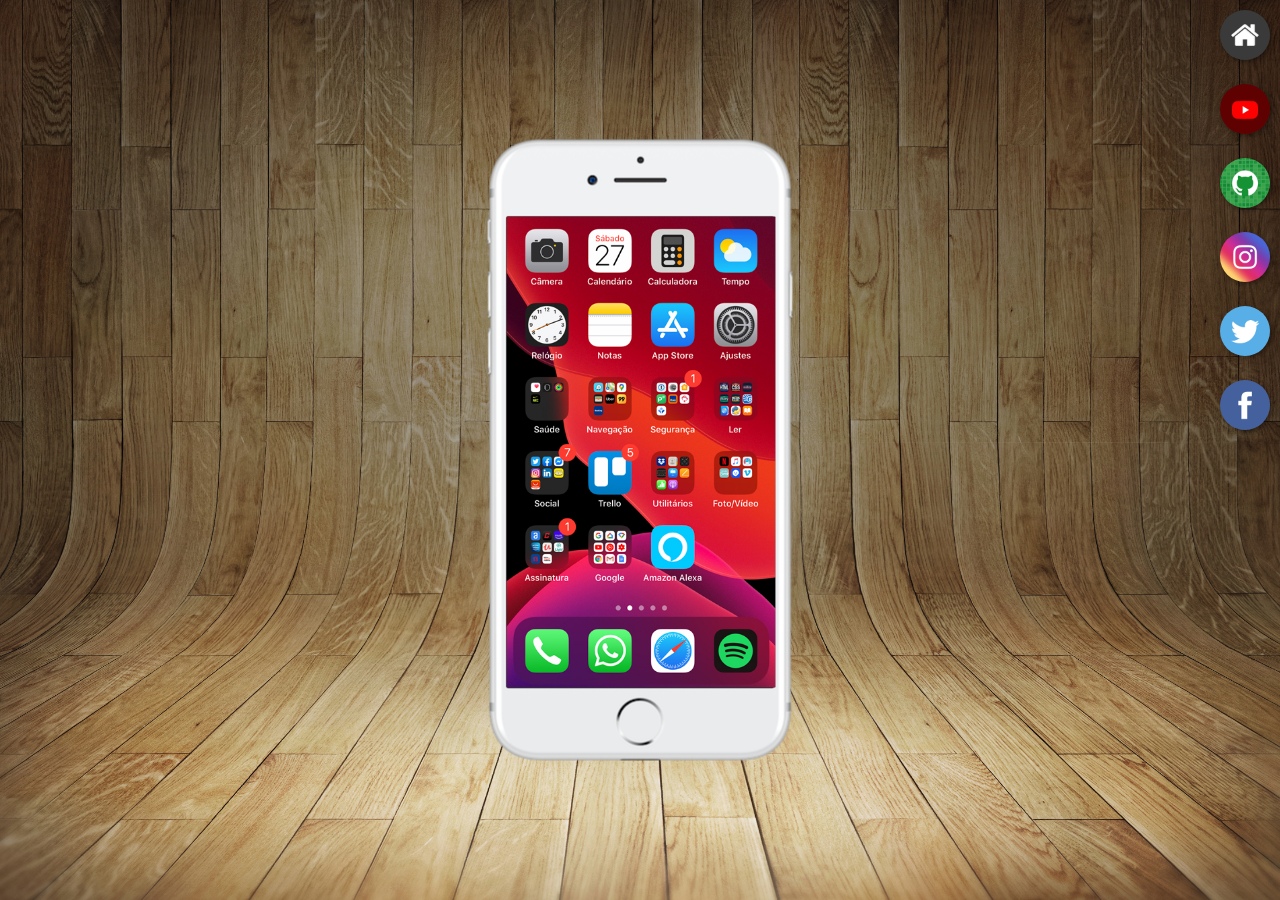
<file: index.html>
<!DOCTYPE html>
<html lang="pt-br">
<head>
    <meta charset="UTF-8">
    <meta name="viewport" content="width=device-width, initial-scale=1.0">
    <title>Projeto redes sociais</title>
    <link rel="stylesheet" href="estilo/style.css">
    <link rel="shortcut icon" href="favicon.ico" type="image/x-icon">
</head>
<body>
    <main>
        <section id="telefone">
         <iframe src="home.html" name="tela" id="tela" frameborder="0">Seu navegador não é compatível</iframe>
        </section>
        <section id="redes-sociais">
         <a href="home.html" target="tela"><img src="imagens/logo-home.jpg" alt="Foto da home"></a><br>
        <a href="youtube.html" target="tela"><img src="imagens/logo-youtube.jpg" alt="YouTube"></a><br>
         <a href="github.html" target="tela"><img src="imagens/logo-github.jpg" alt="github"></a><br>
         <a href="instagram.html" target="tela"><img src="imagens/logo-instagram.jpg" alt="instagram"></a><br>
         <a href="twitter.html" target="tela"><img src="imagens/logo-twitter.jpg" alt="twitter"></a><br>
         <a href="facebook.html" target="tela"><img src="imagens/logo-facebook.jpg" alt="facebook"></a>
        </section>
    </main>
</body>
</html>
</file>
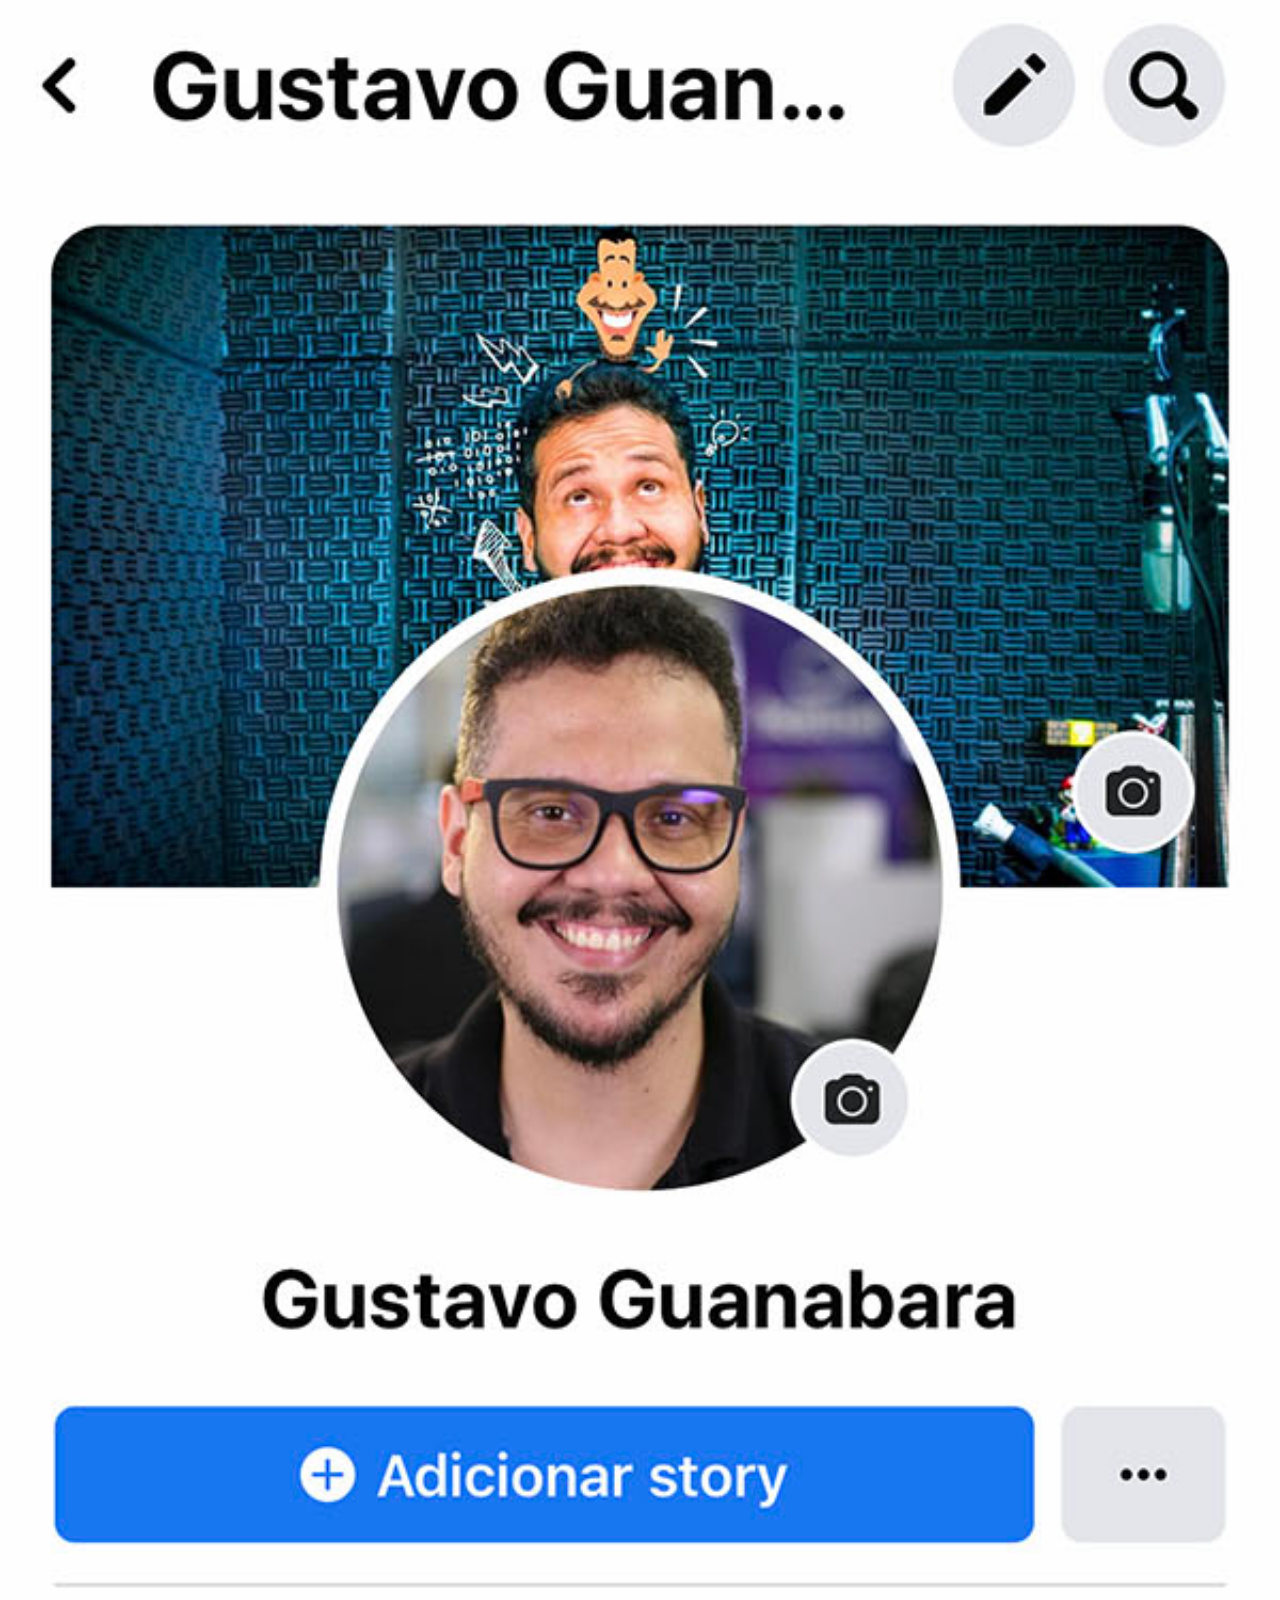
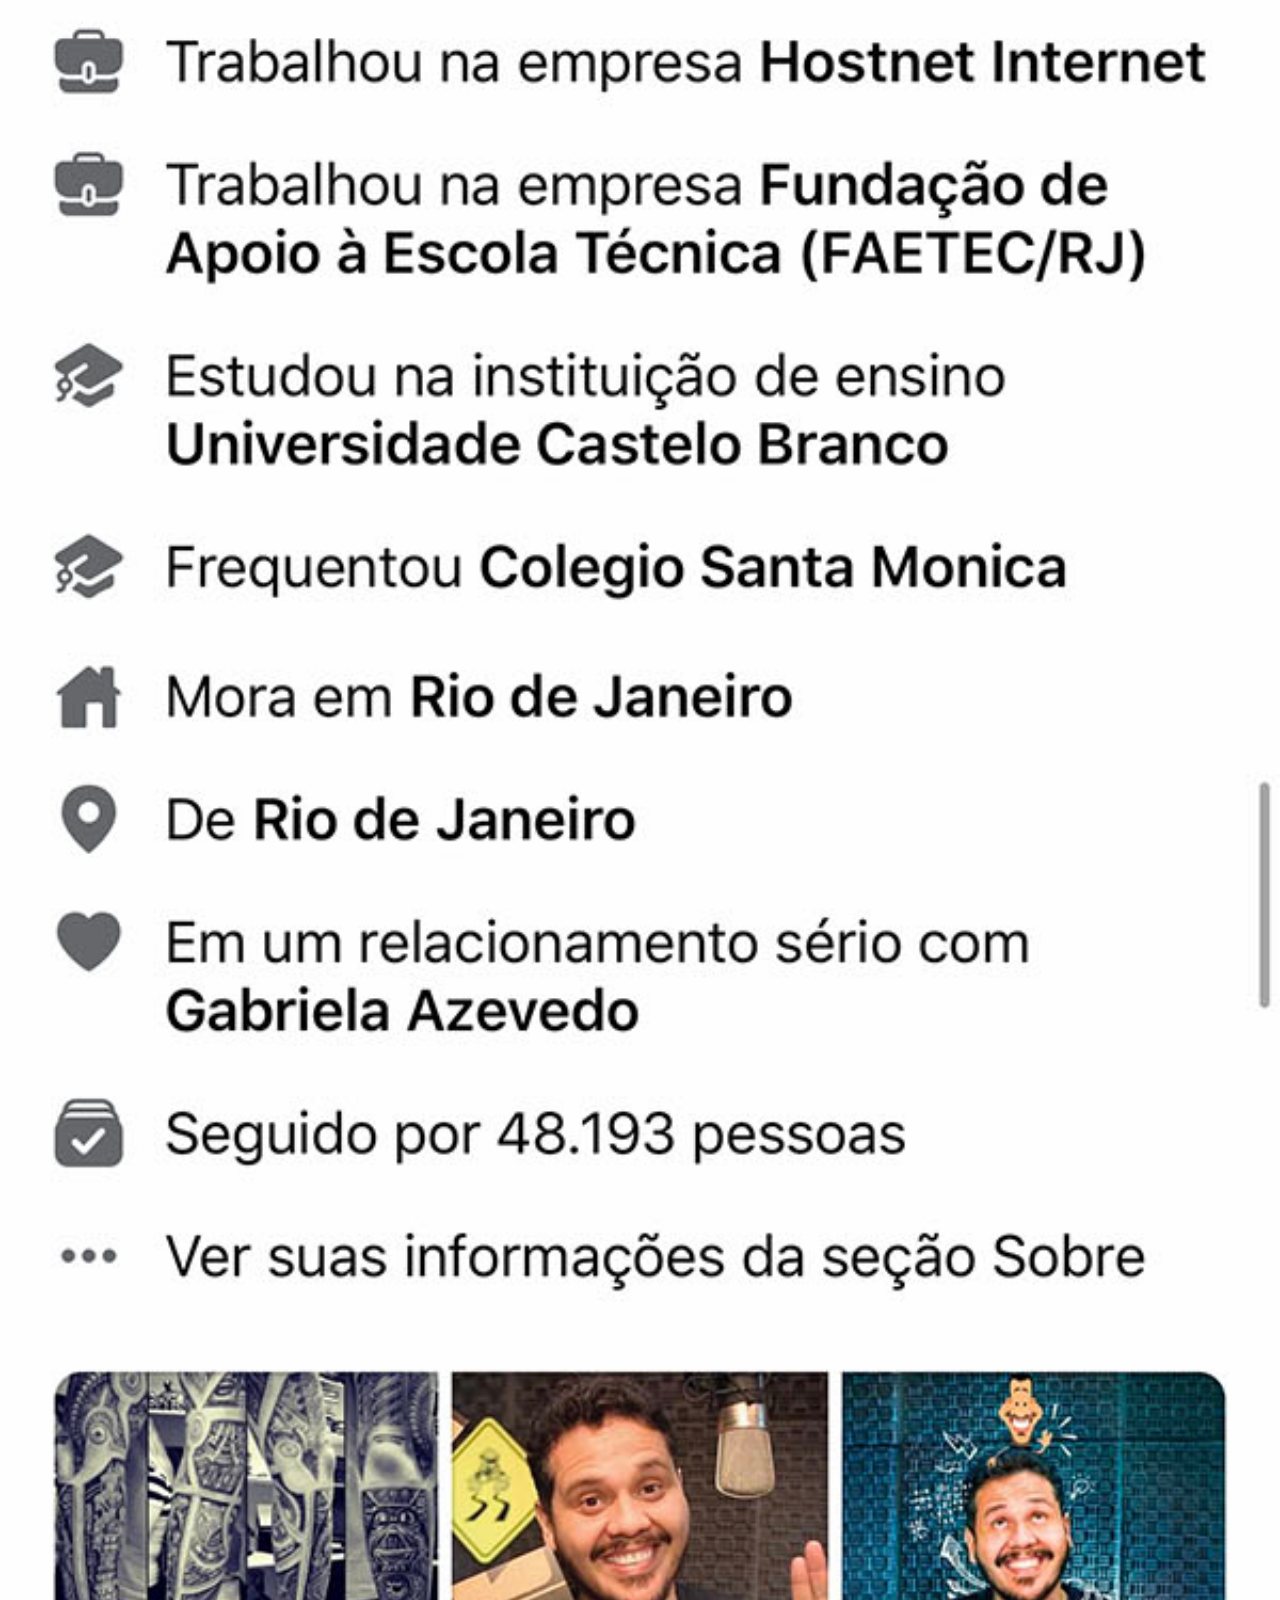
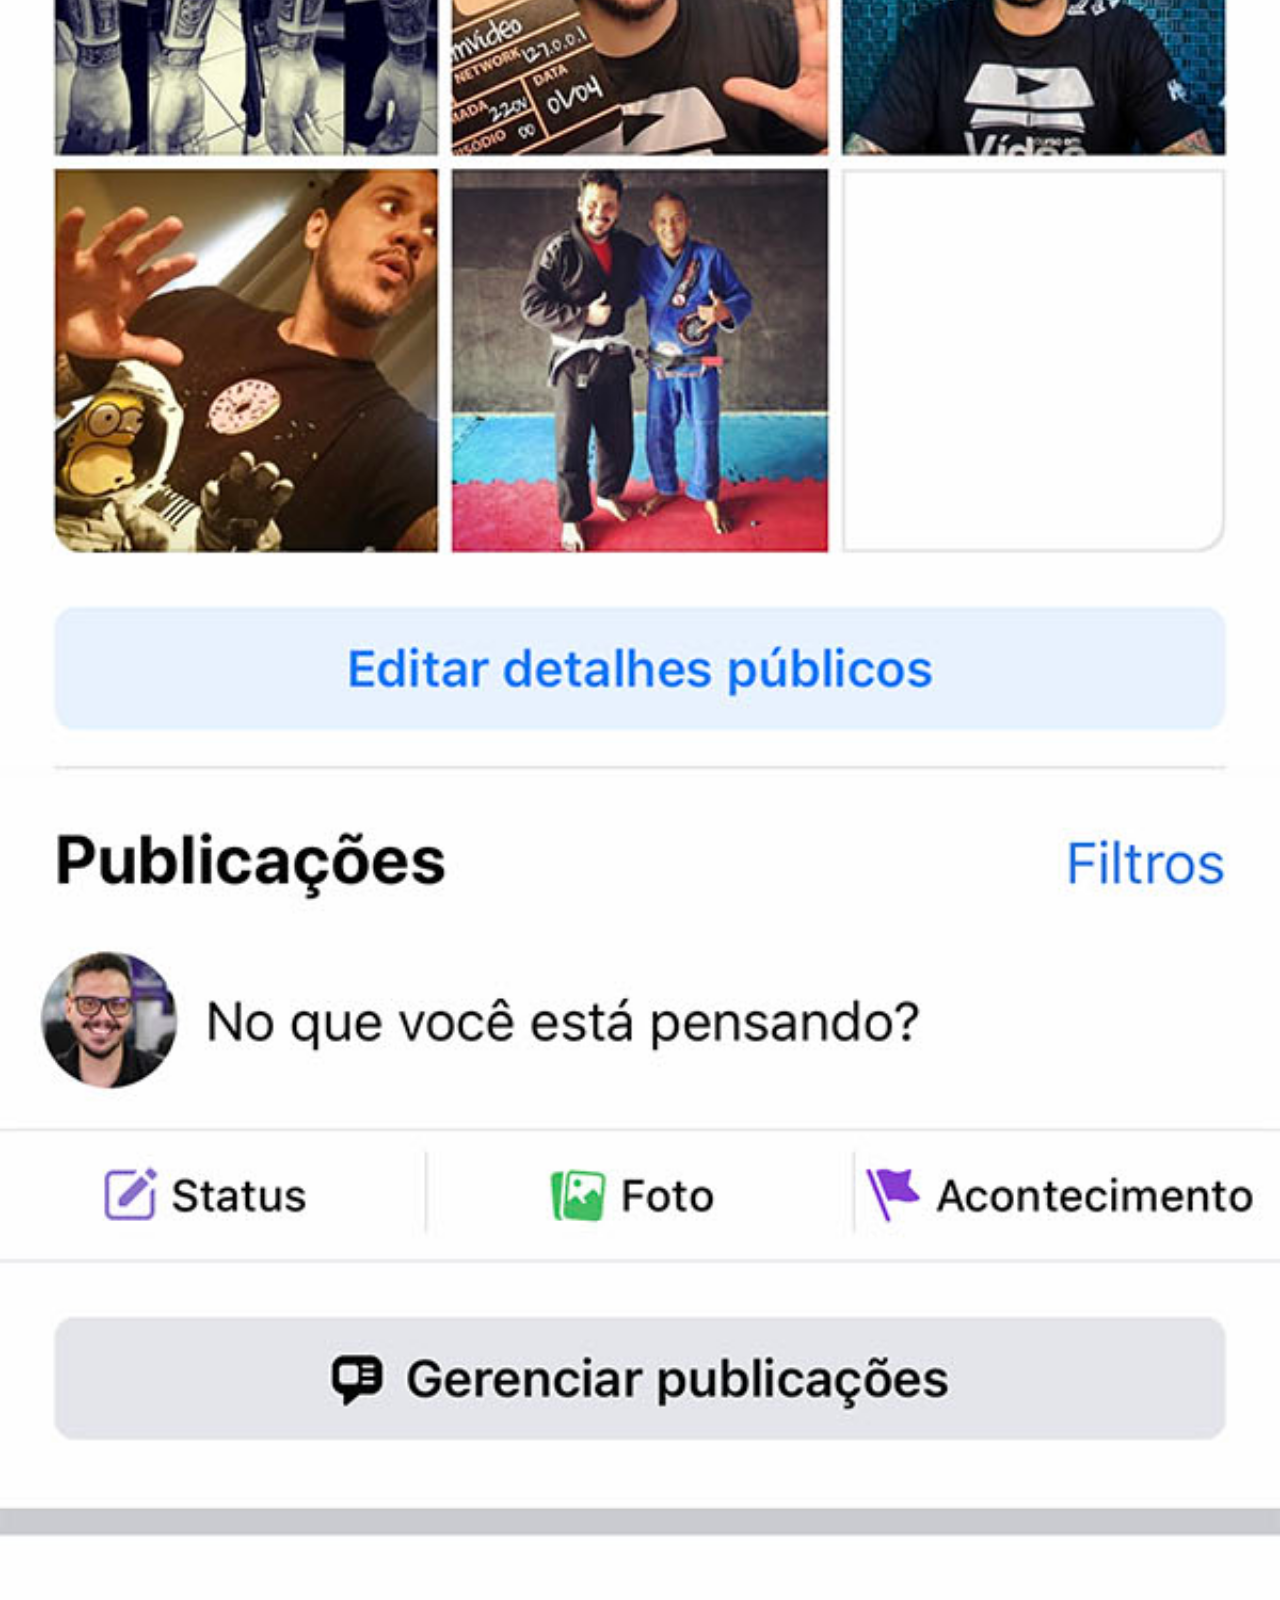
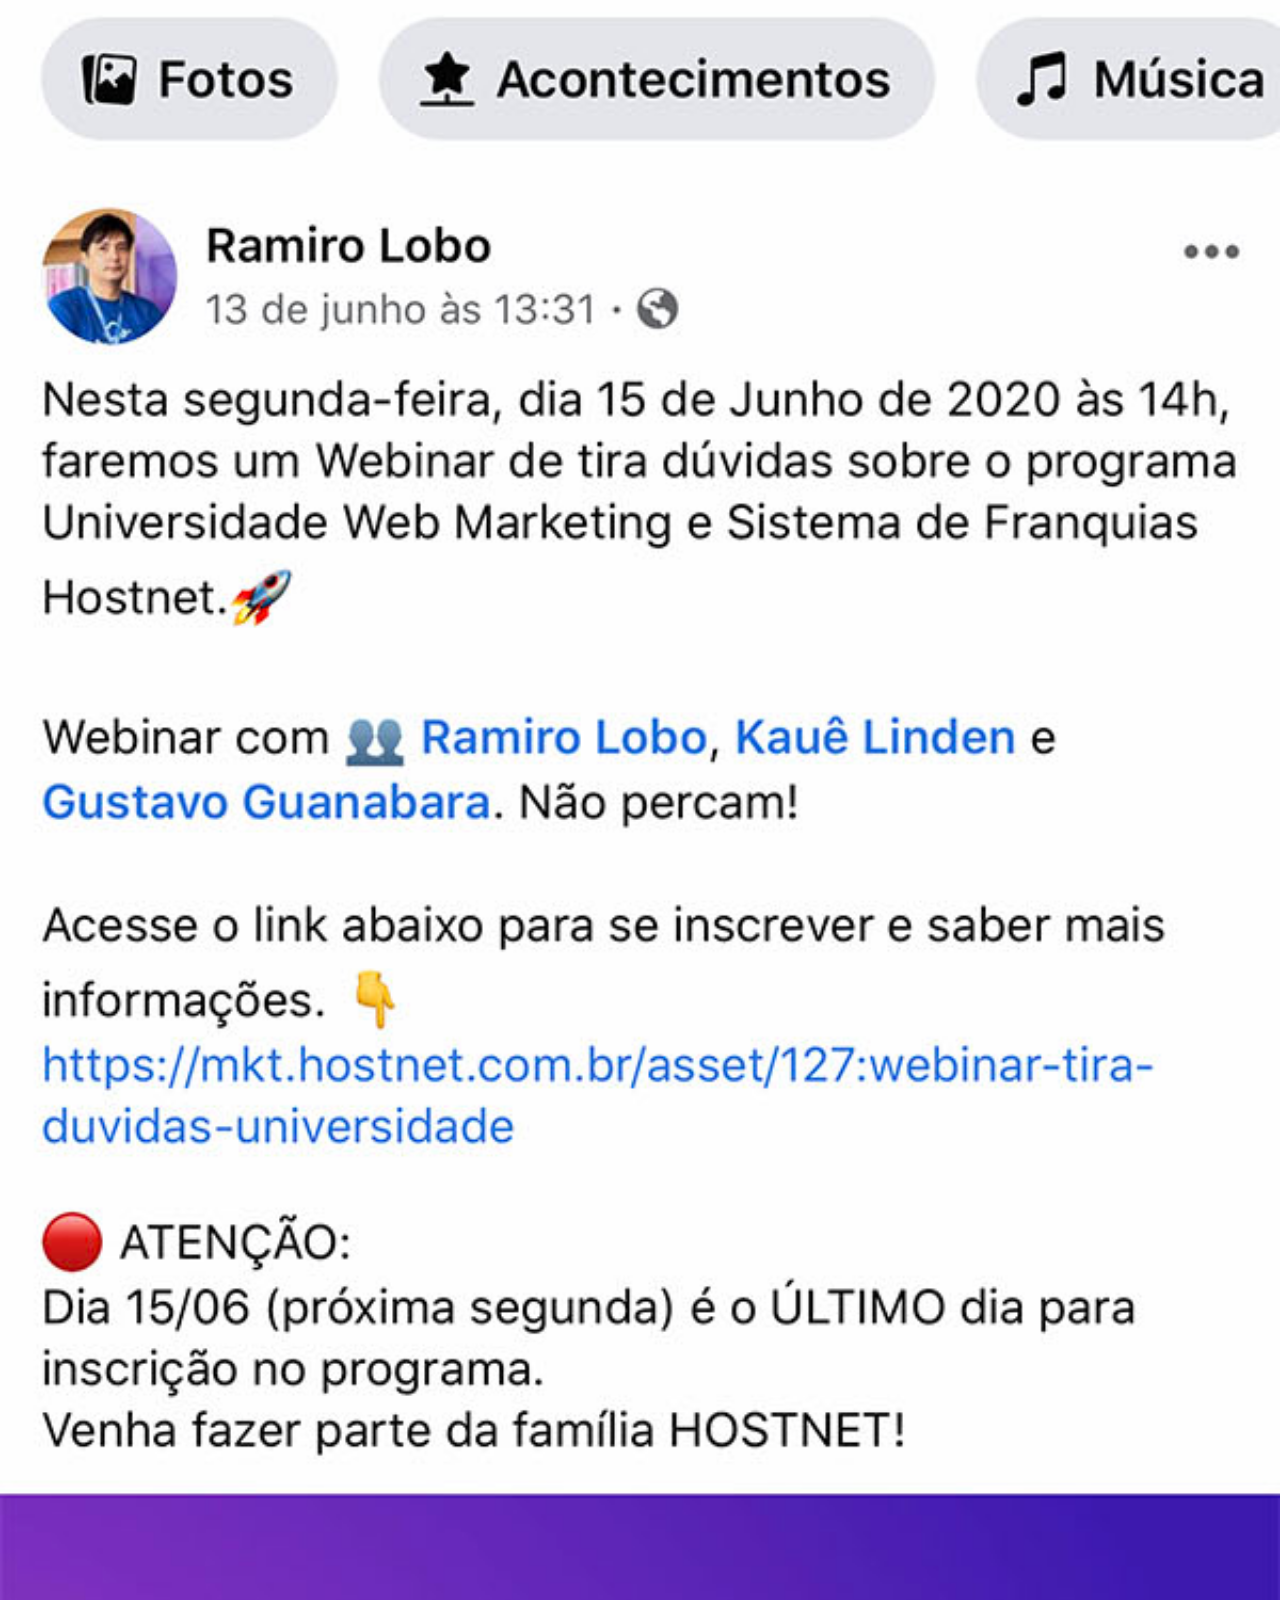
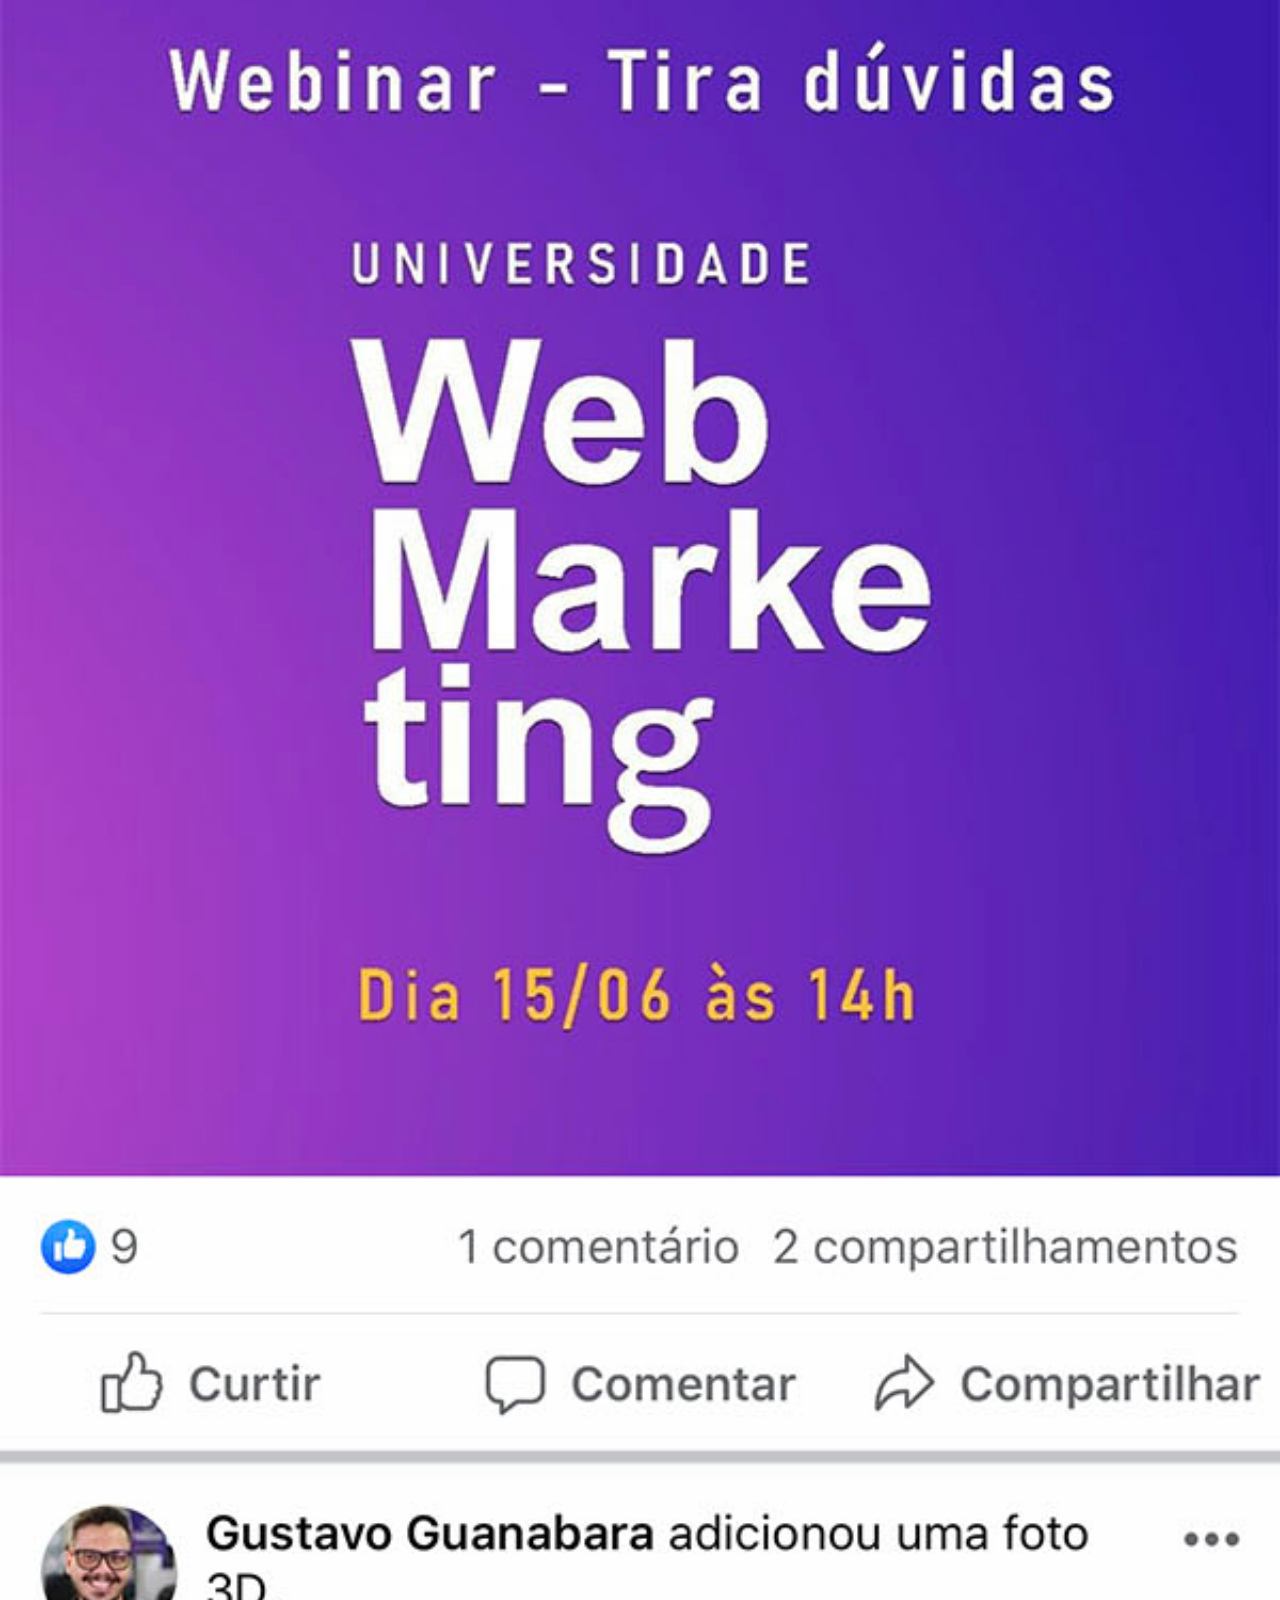
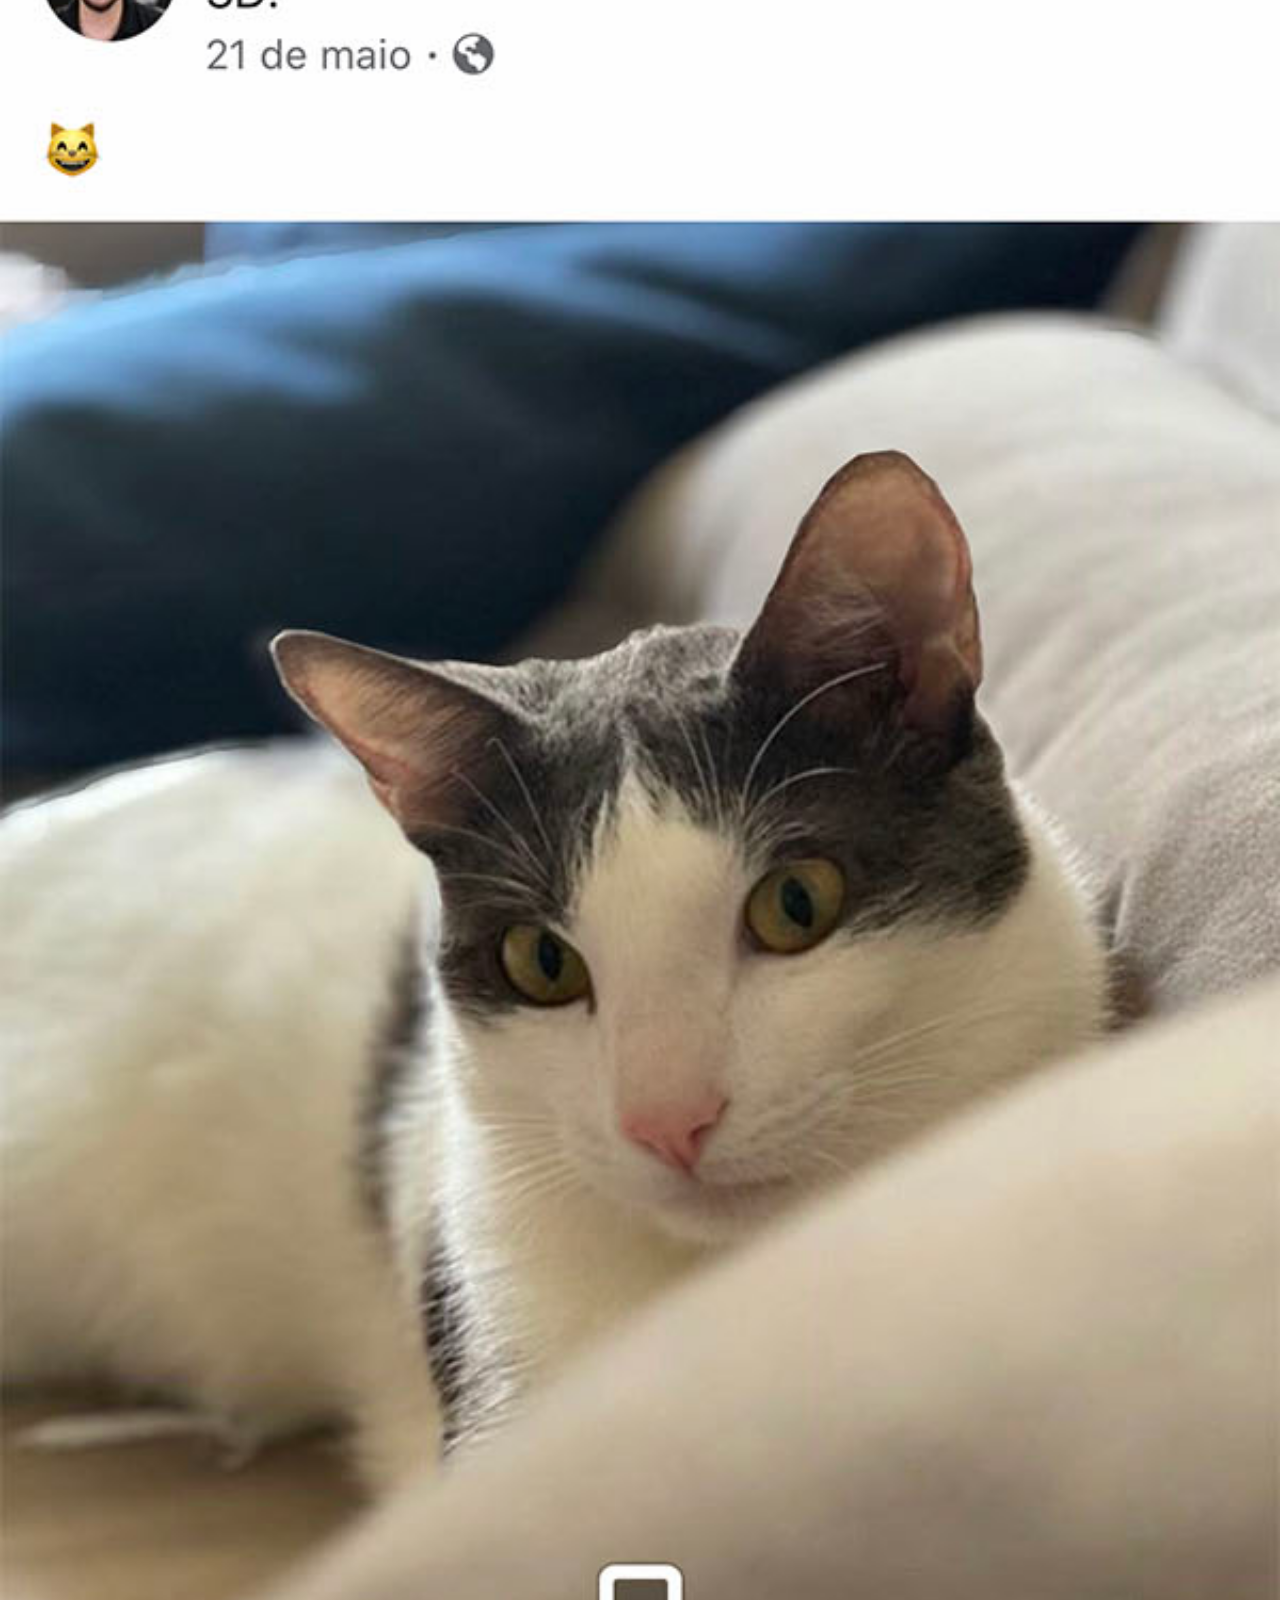
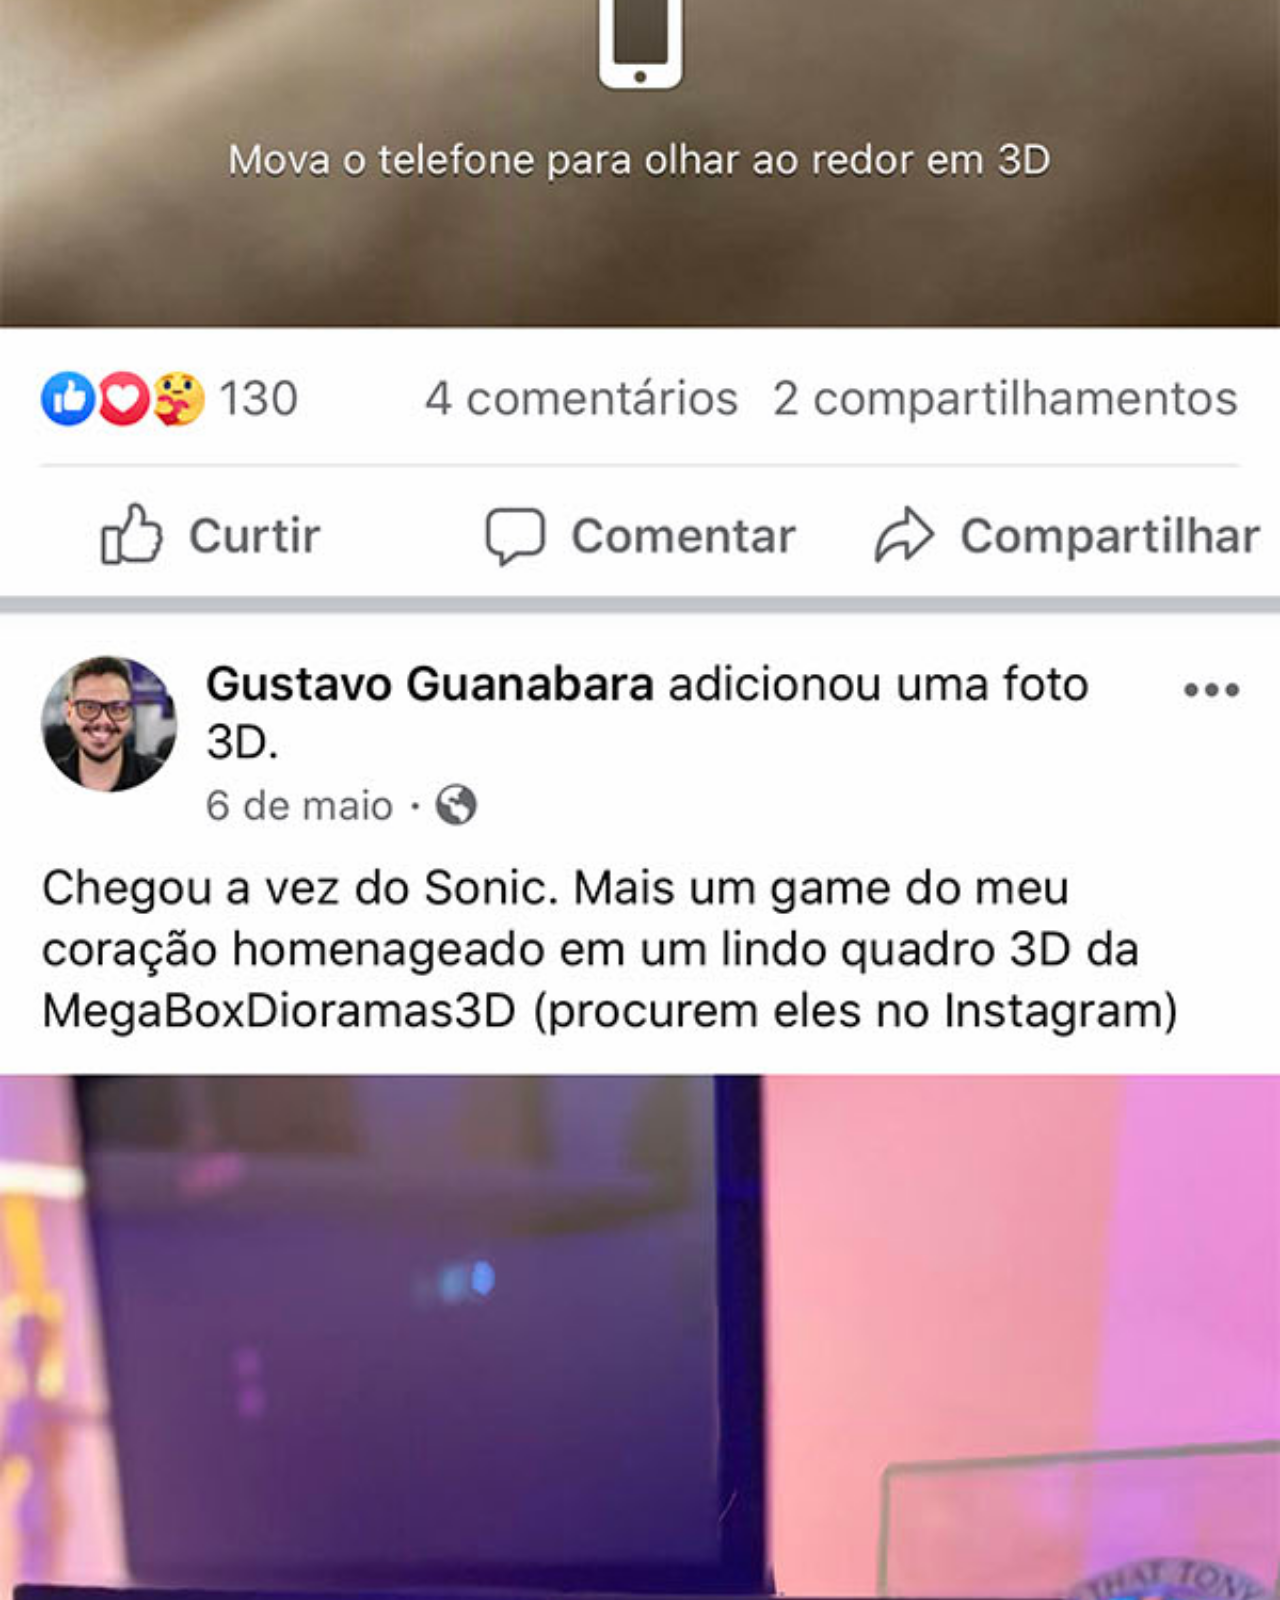
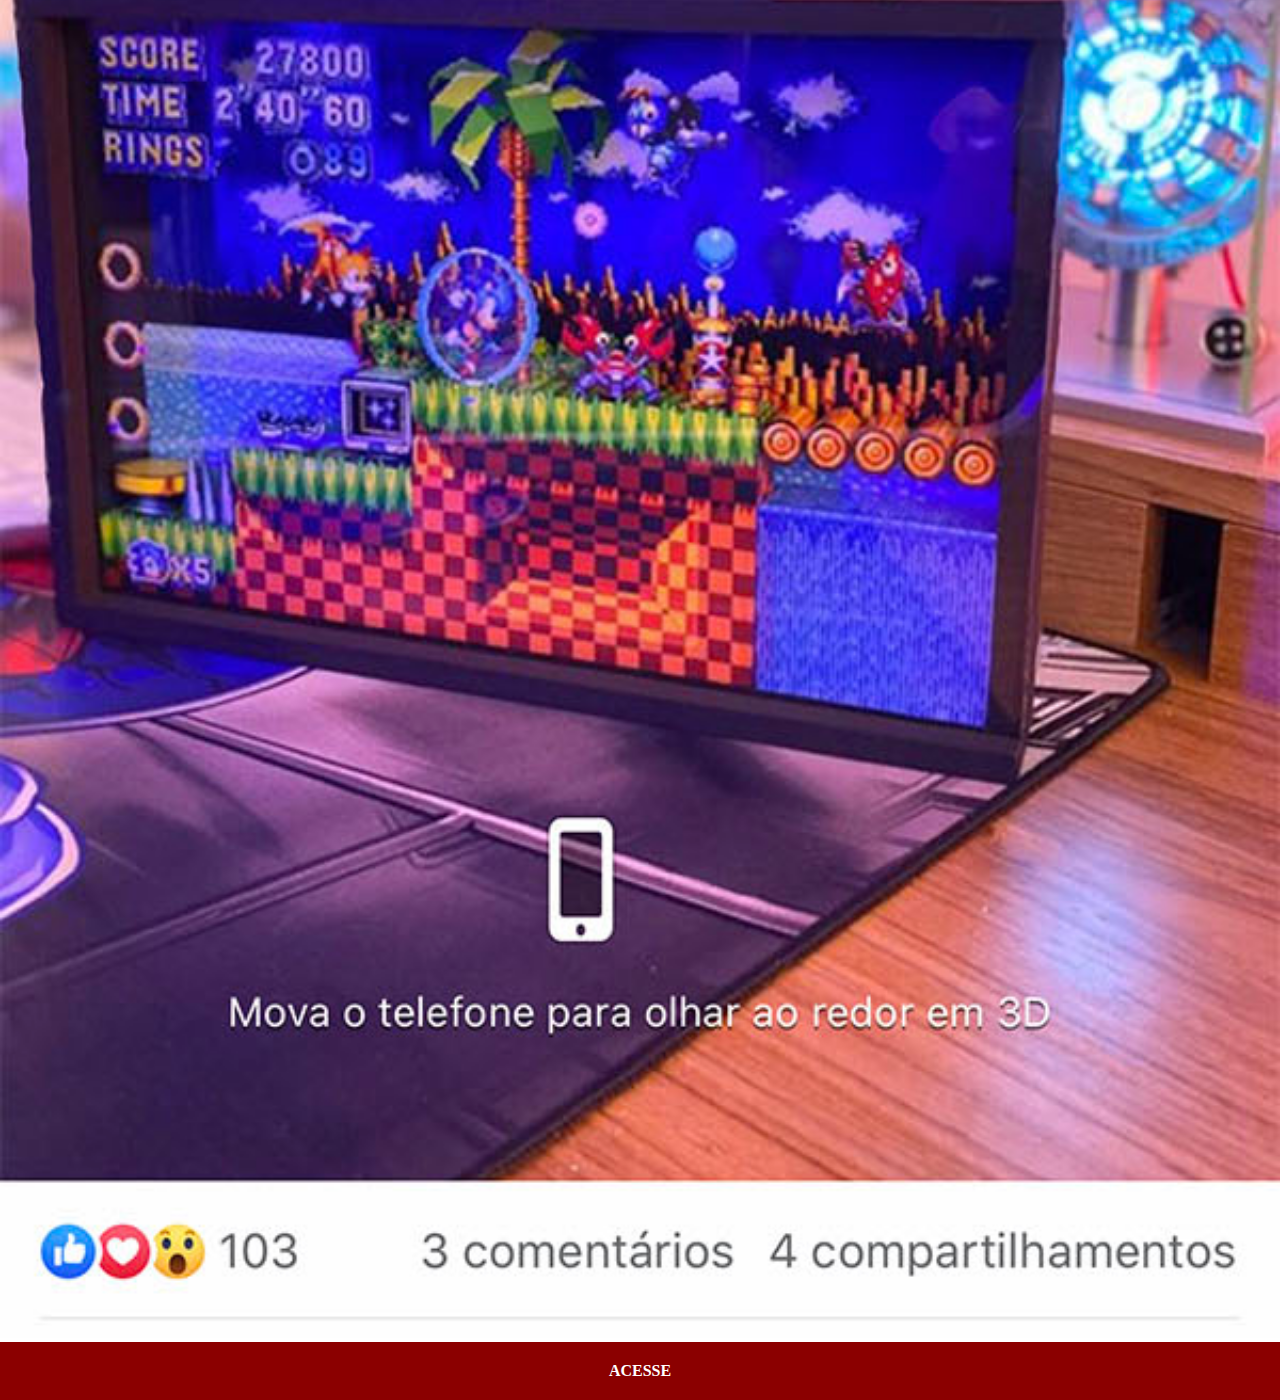
<file: facebook.html>
<!DOCTYPE html>
<html lang="pt-br">
<head>
    <meta charset="UTF-8">
    <meta name="viewport" content="width=device-width, initial-scale=1.0">
    <title>facebook</title>
    <link rel="stylesheet" href="estilo/social.css">
</head>
<body>
    <img src="imagens/tela-facebook.jpg" alt="Faceboook">
    <a href="link" target="_blank">ACESSE</a>
</body>
</html>
</file>
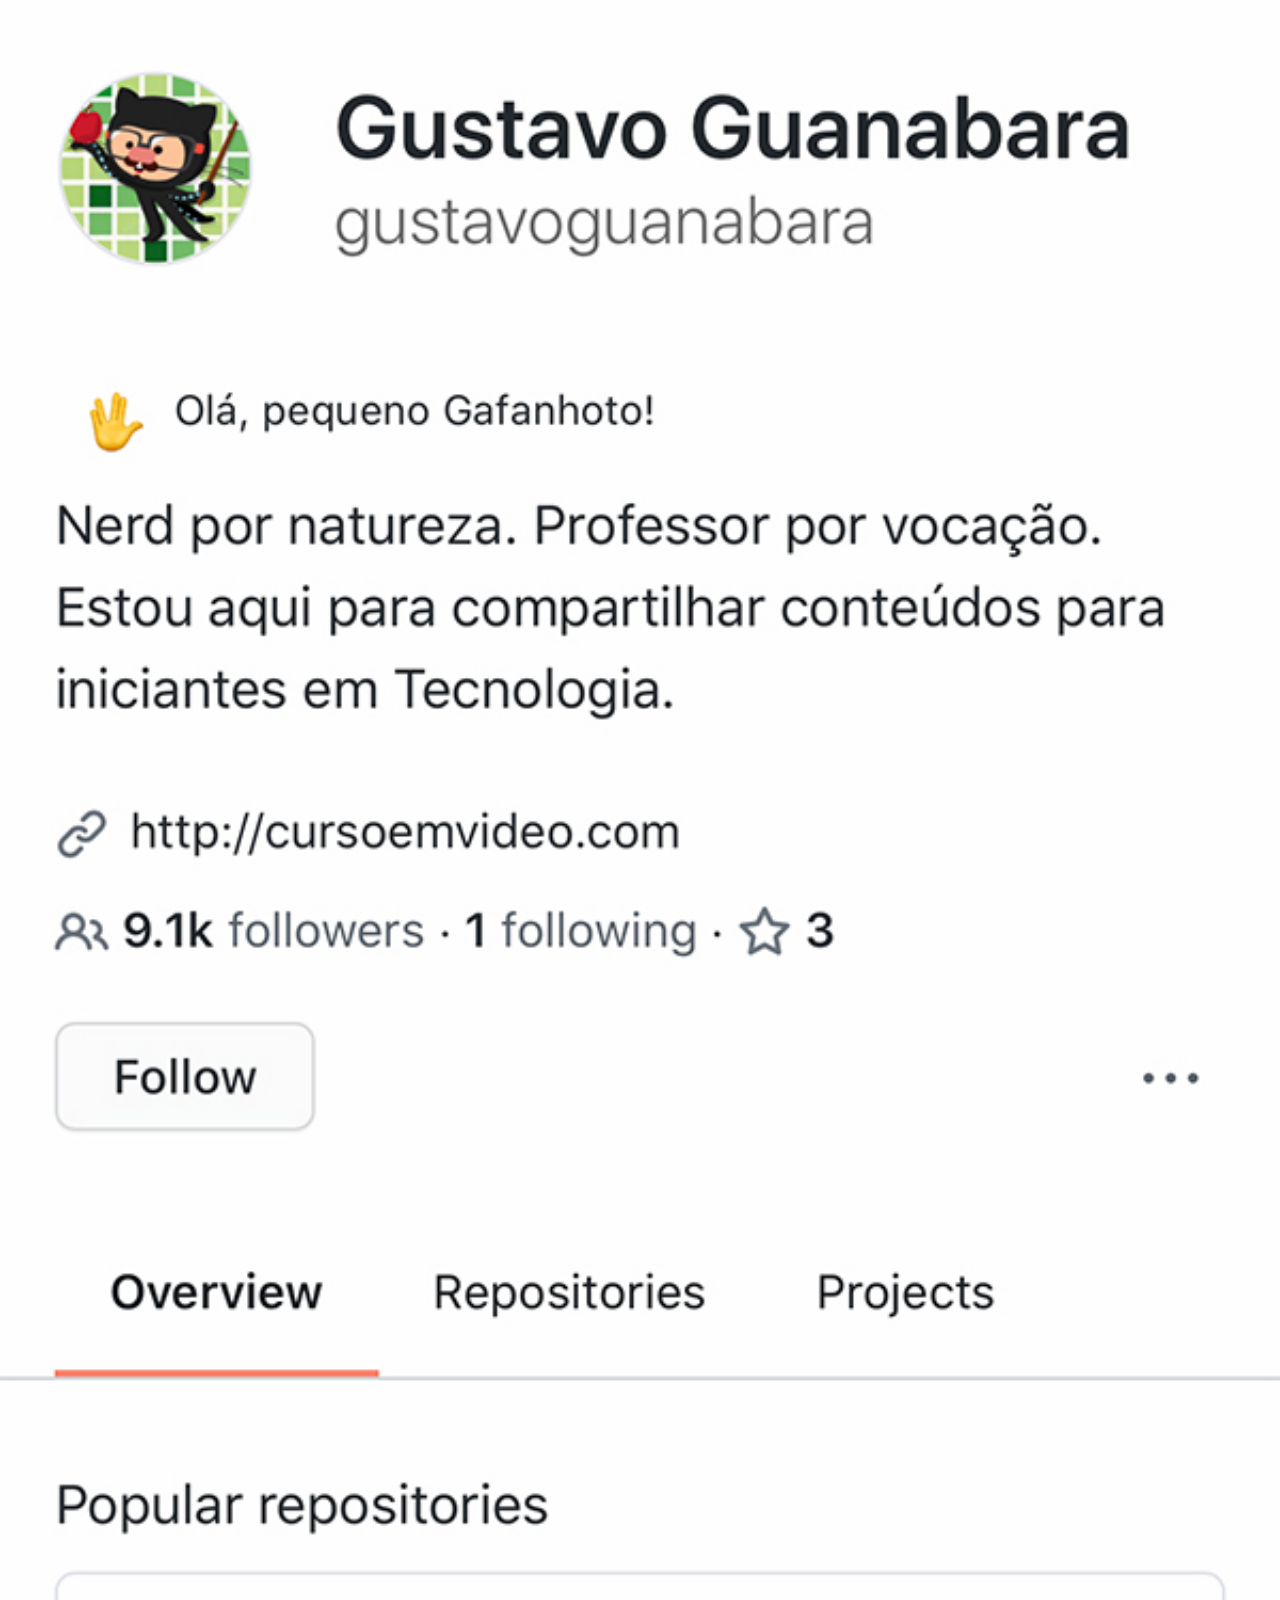
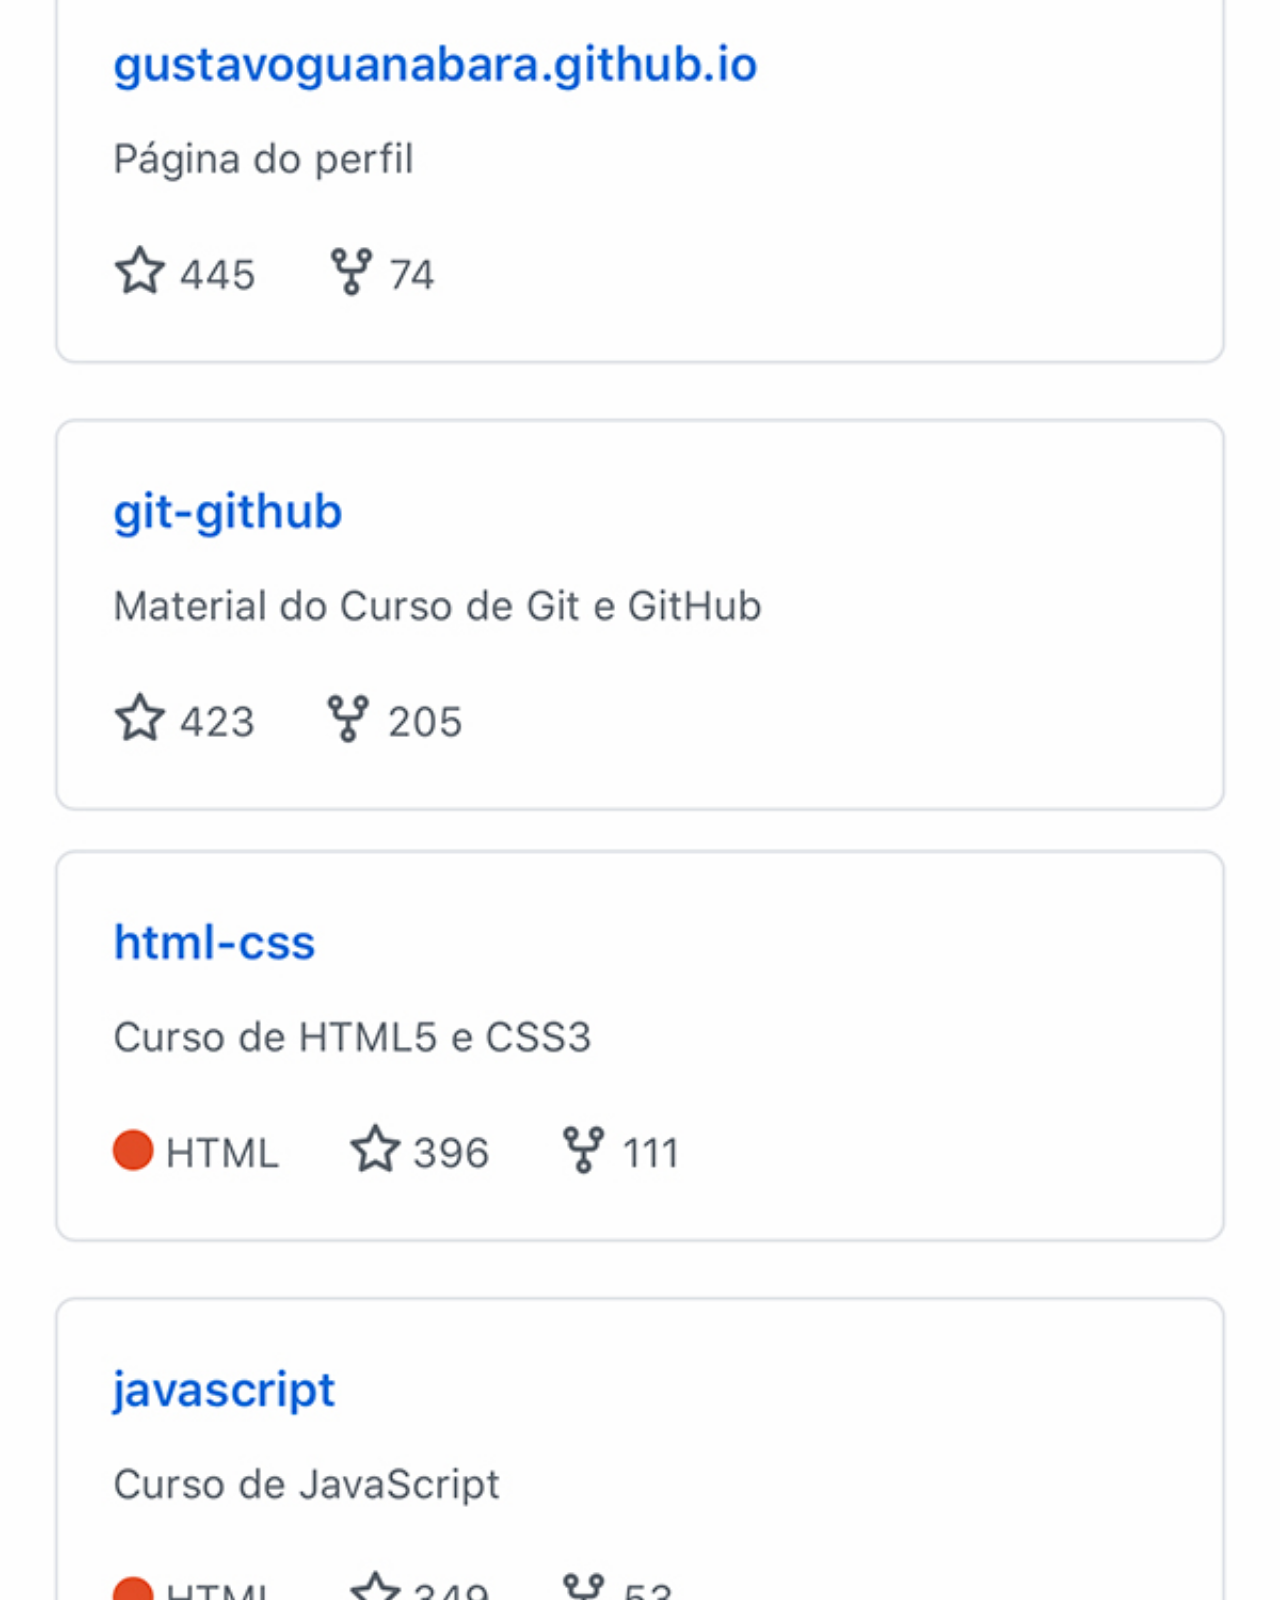
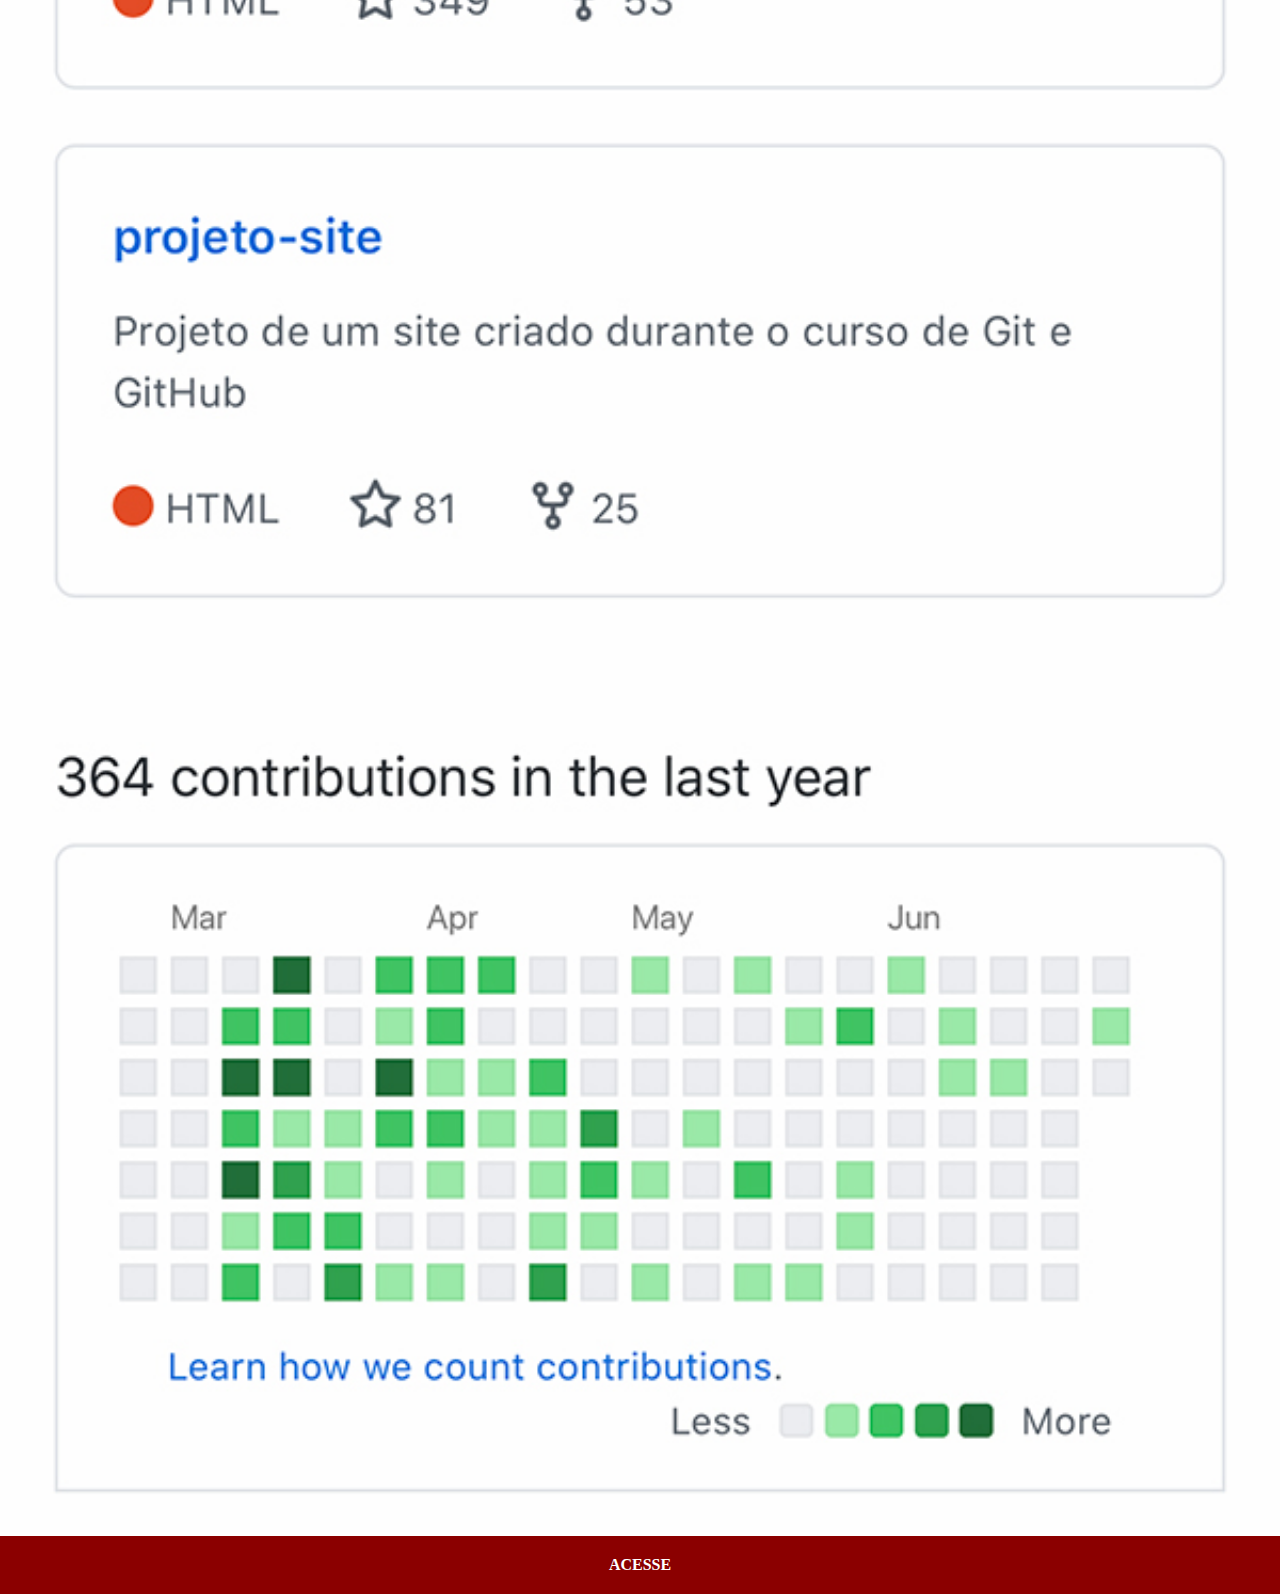
<file: github.html>
<!DOCTYPE html>
<html lang="pt-br">
<head>
    <meta charset="UTF-8">
    <meta name="viewport" content="width=device-width, initial-scale=1.0">
    <title>Document</title>
    <link rel="stylesheet" href="estilo/social.css">
</head>
<body>
    <img src="imagens/tela-github.jpg" alt="Github">
    <a href="https://github.com/" target="_blank">ACESSE</a>
</body>
</html>
</file>
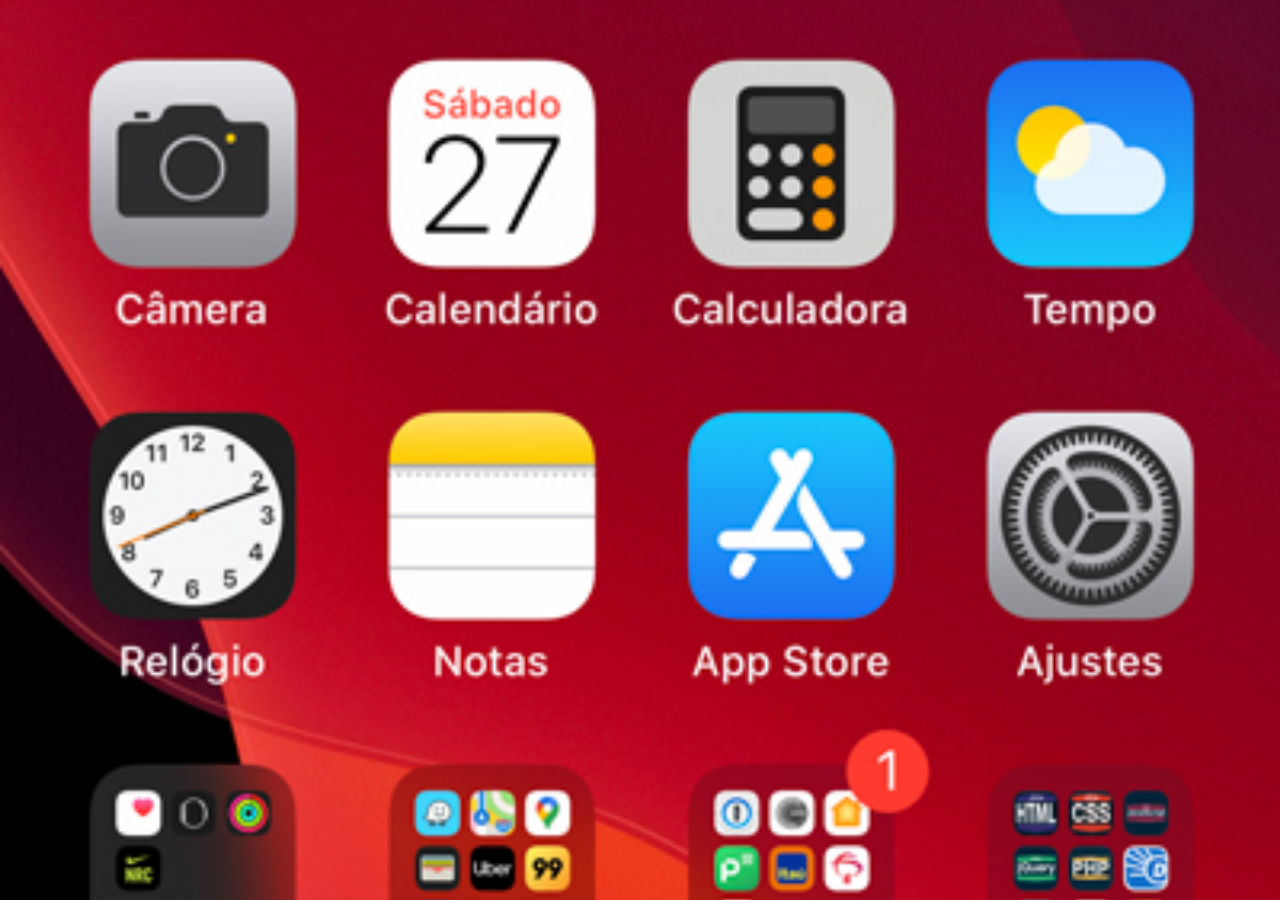
<file: home.html>
<!DOCTYPE html>
<html lang="pt-br">
<head>
    <meta charset="UTF-8">
    <meta name="viewport" content="width=device-width, initial-scale=1.0">
    <title>home</title>
</head>
<style>
    * {
        margin: 0px;
        padding: 0px;
    }

    body {
        width: 100vw;
        height: 100vh;
        background: black url(imagens/tela-home.jpg) no-repeat top center;
        background-size: cover;
    }
</style>
<body>
    
</body>
</html>
</file>
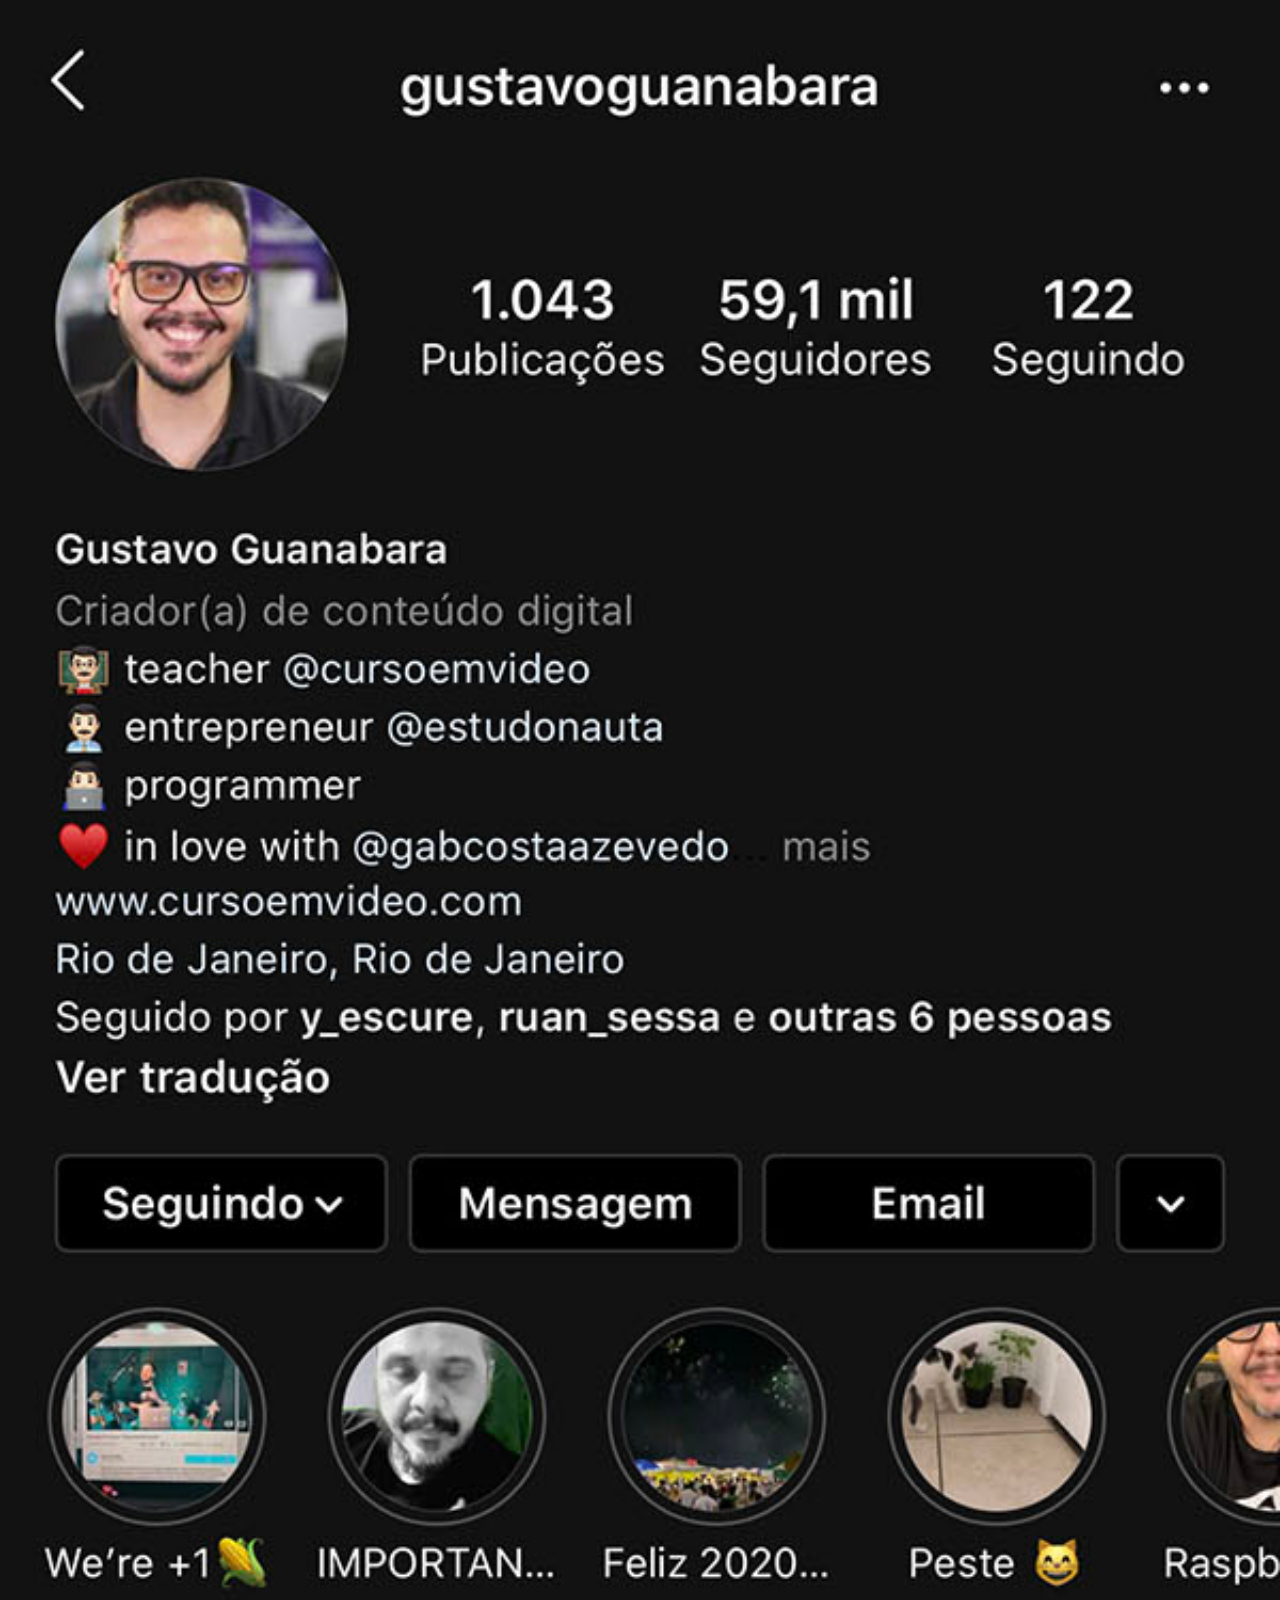
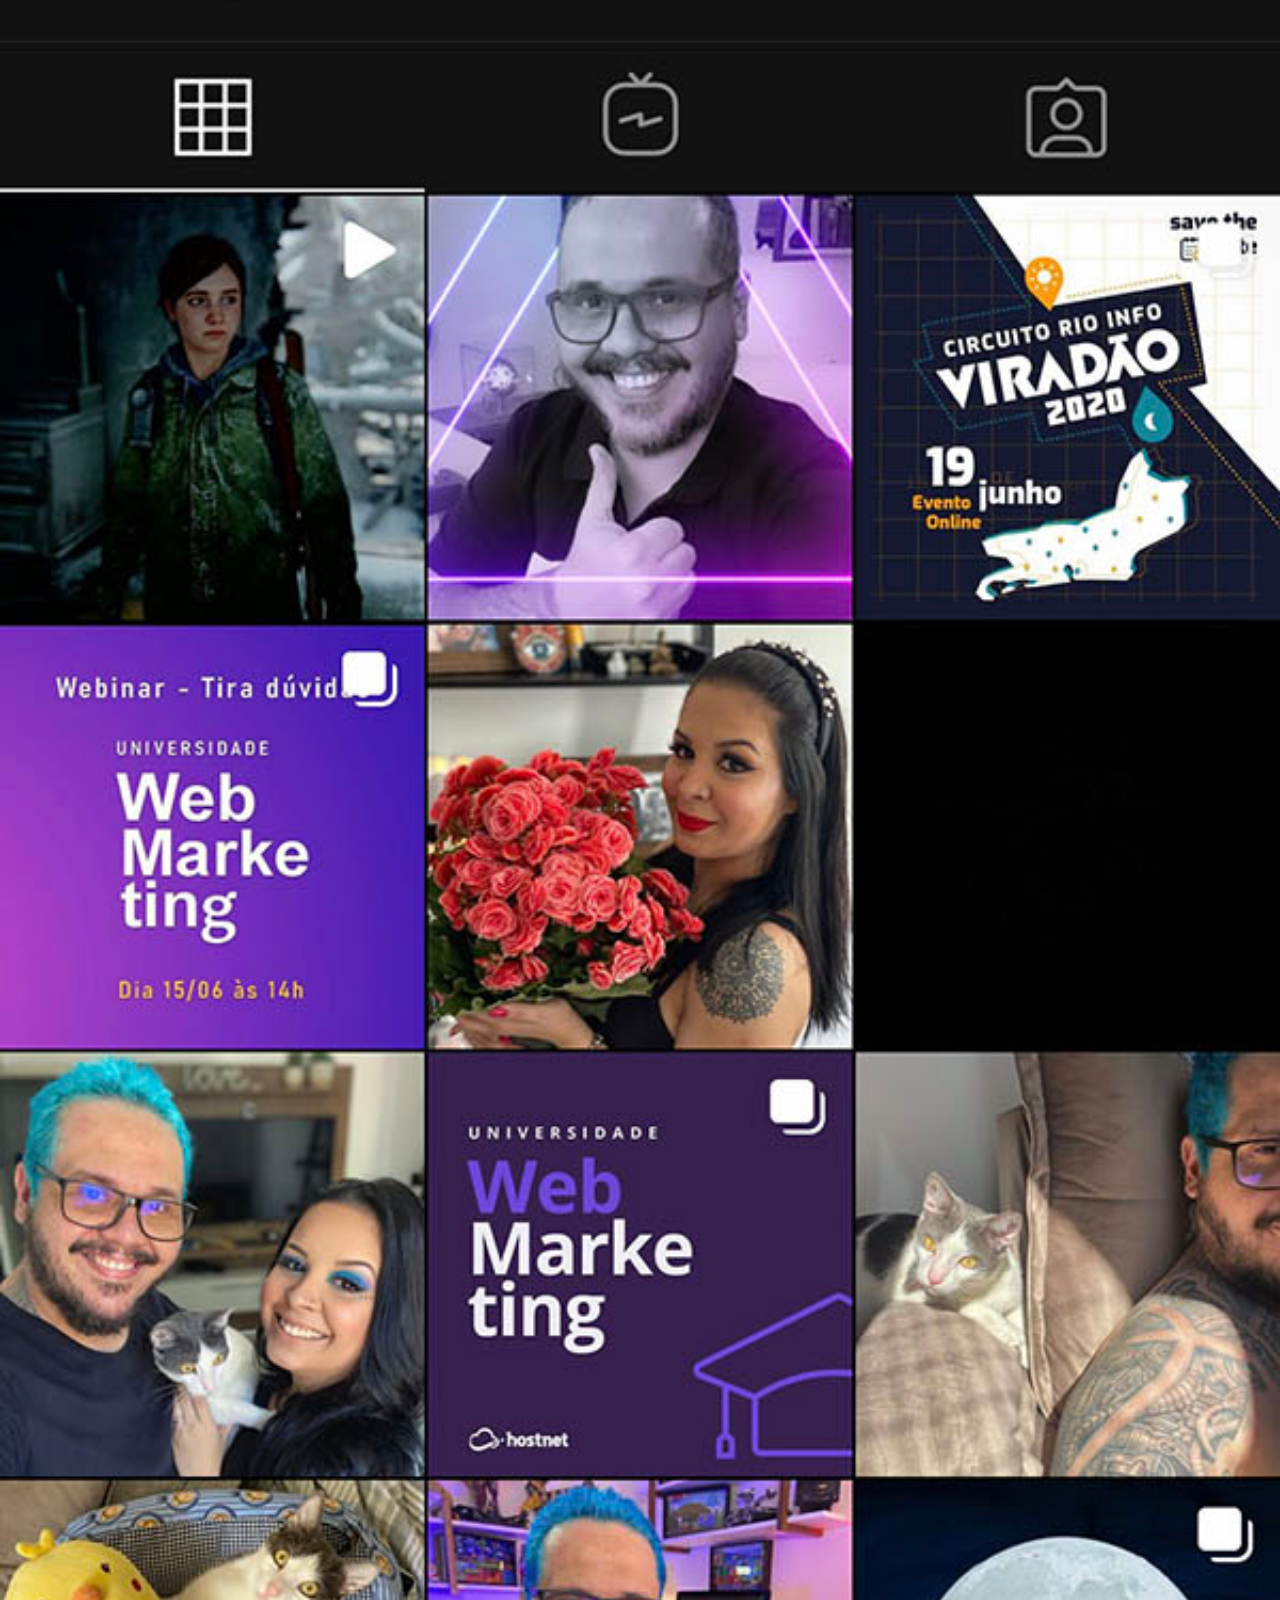
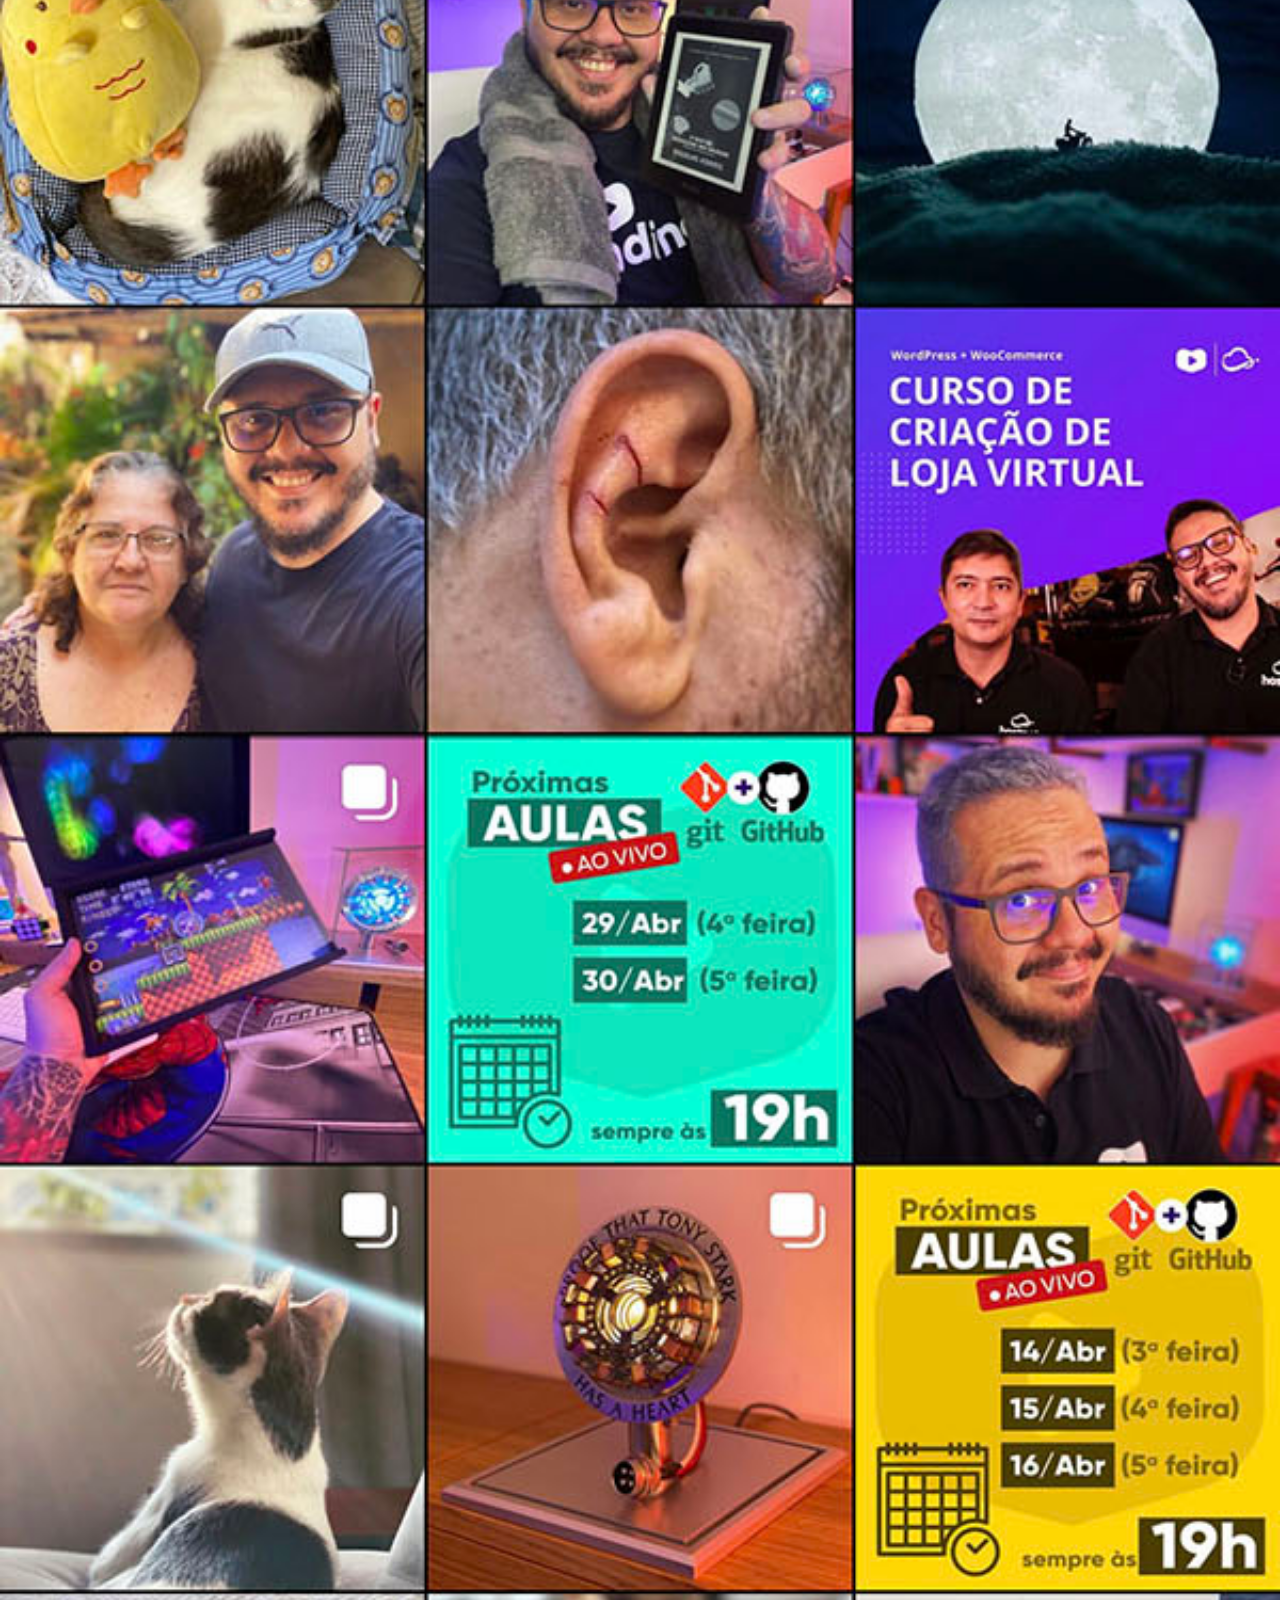
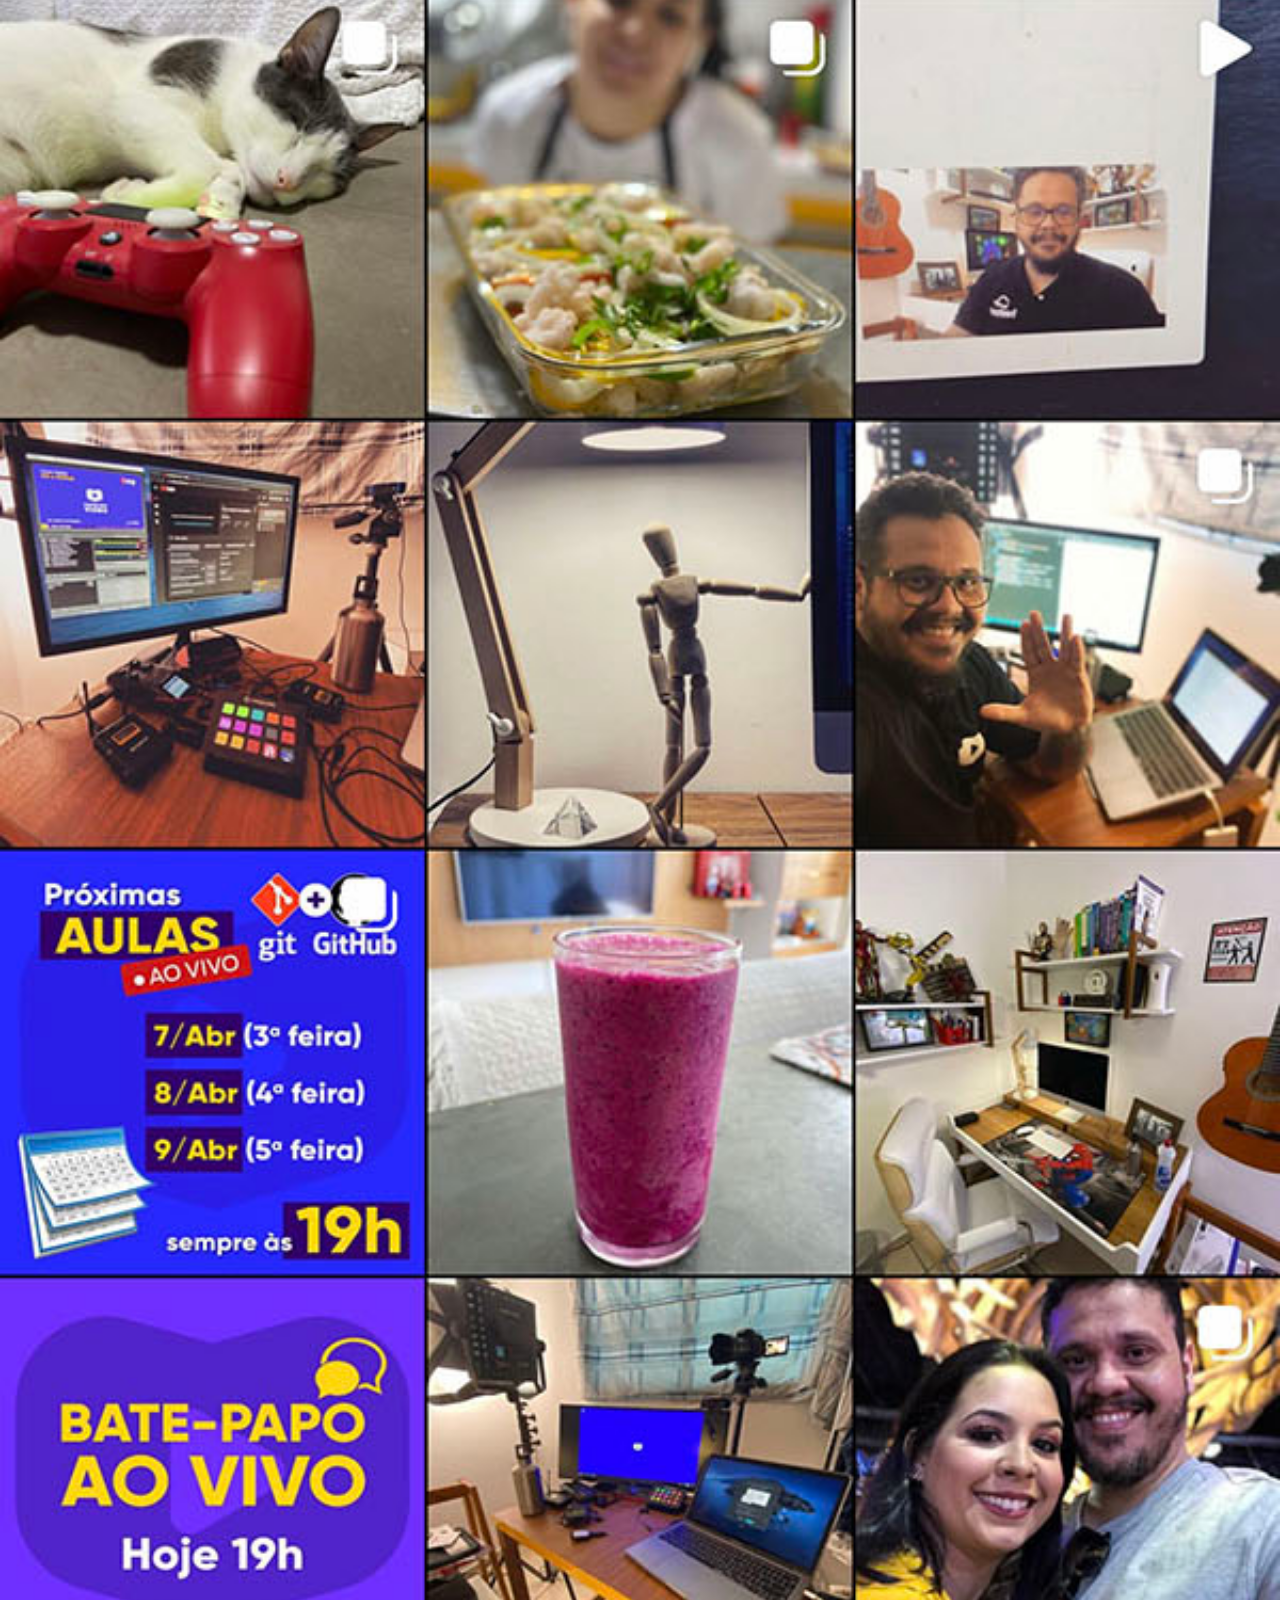
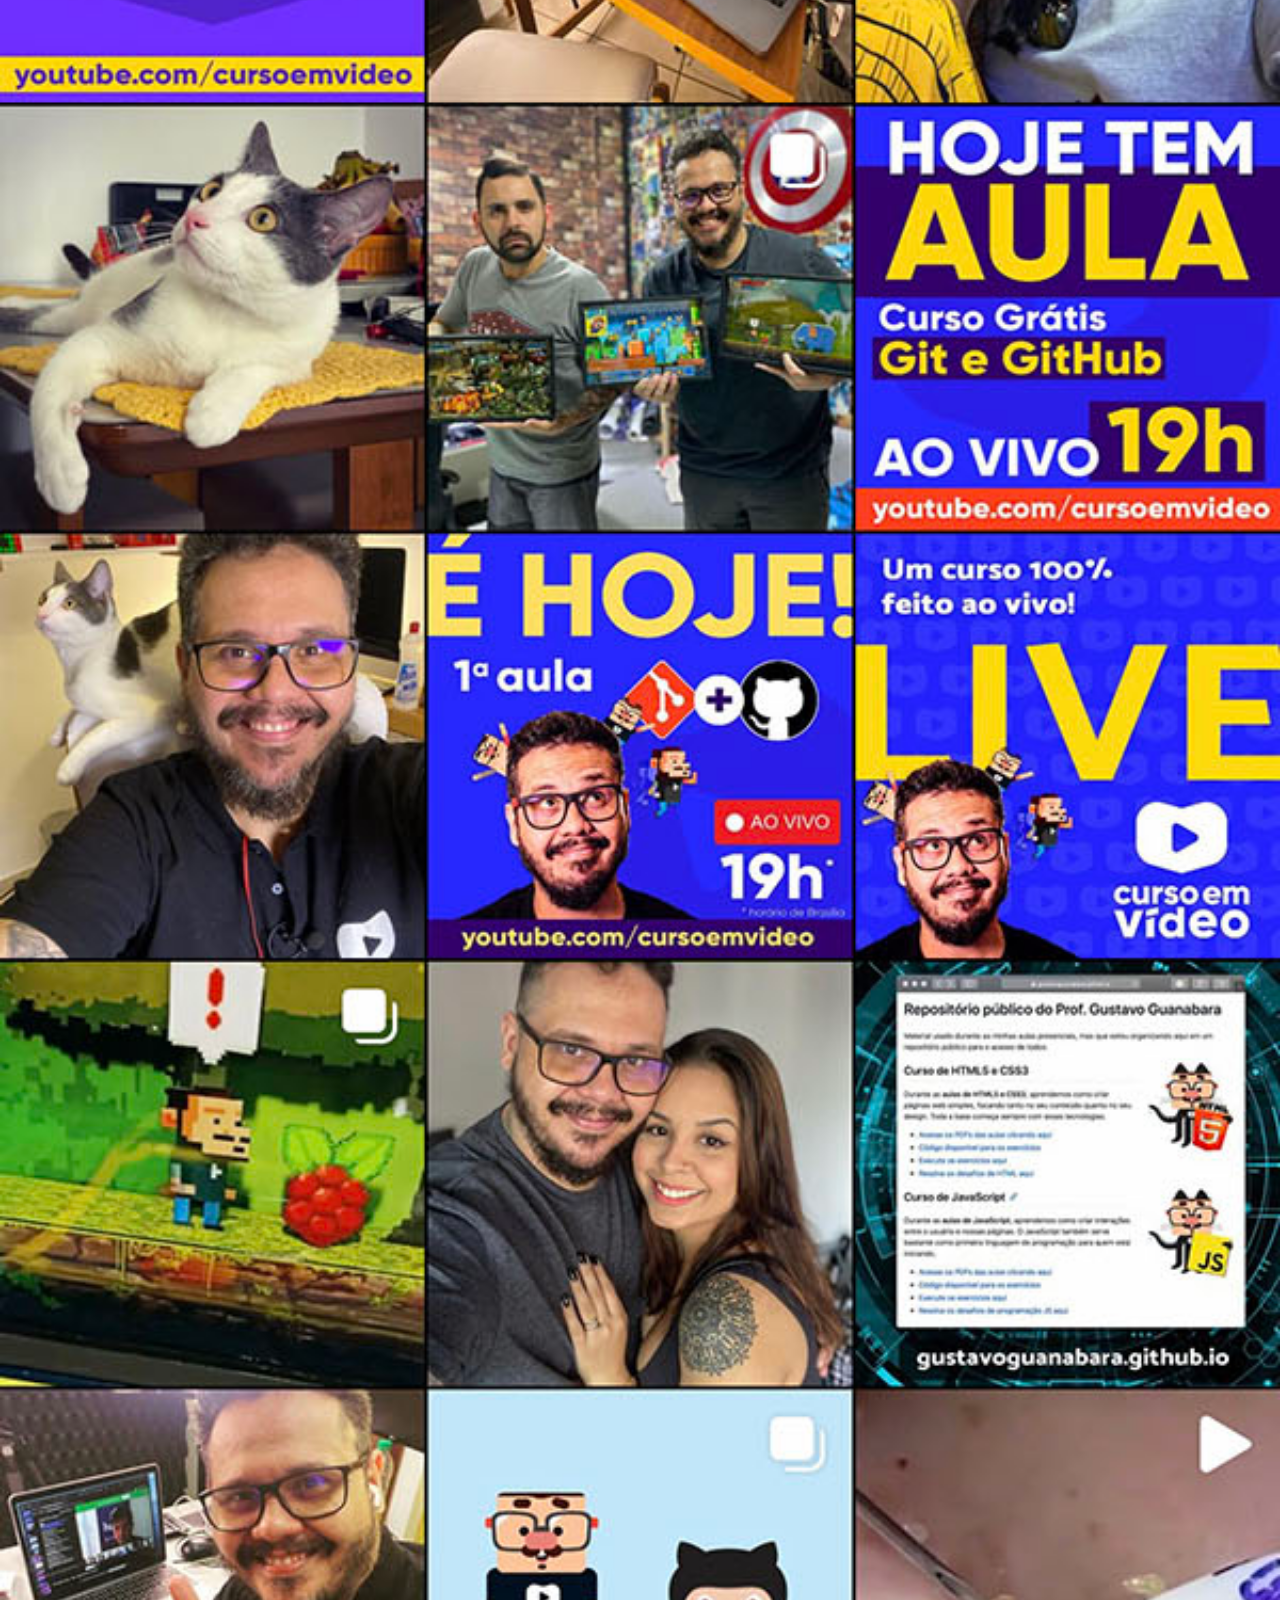
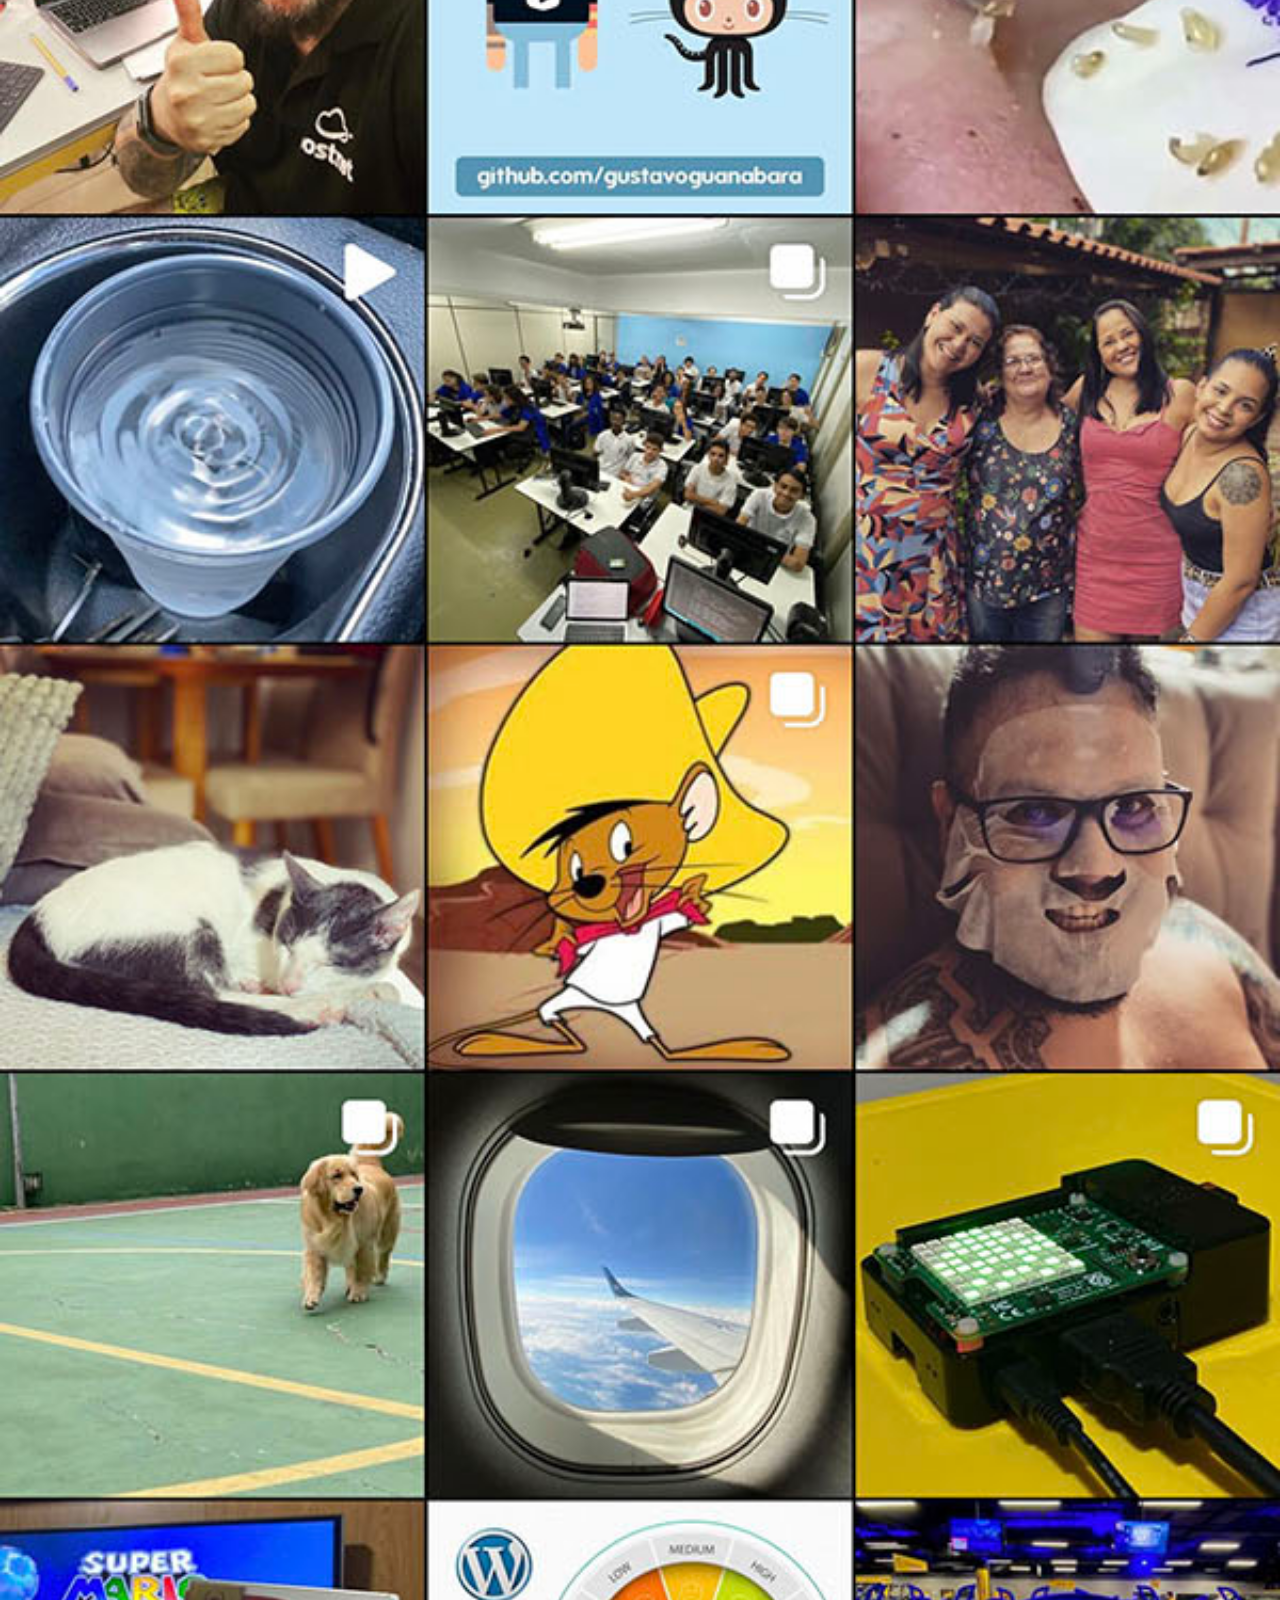
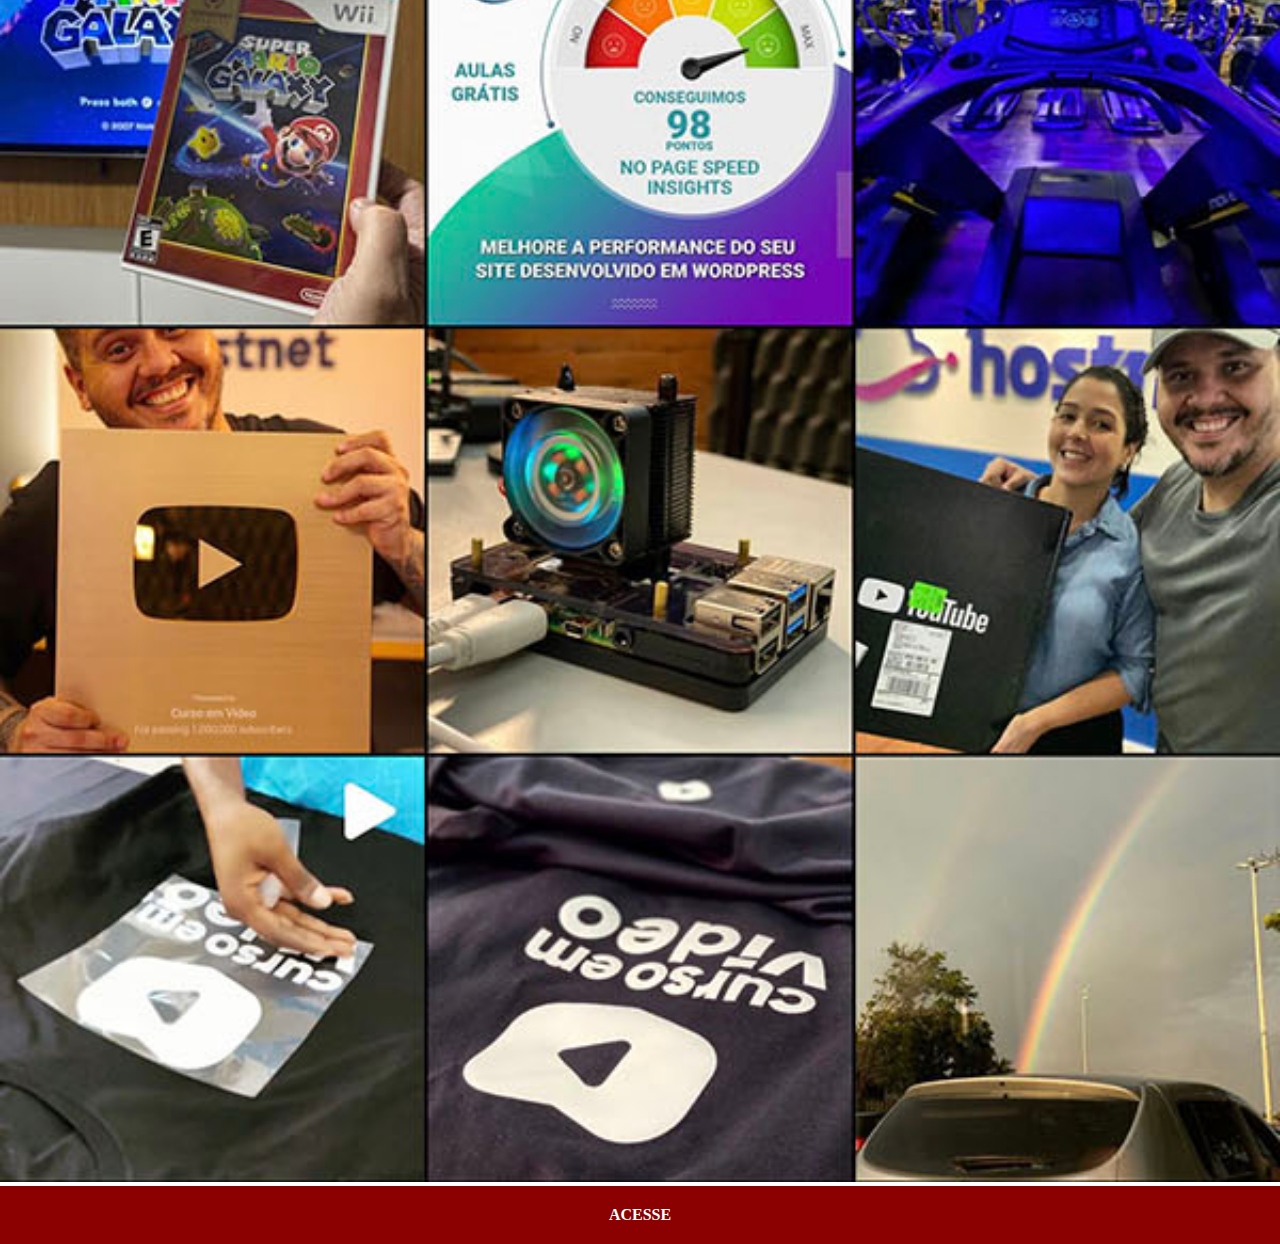
<file: instagram.html>
<!DOCTYPE html>
<html lang="pt-br">
<head>
    <meta charset="UTF-8">
    <meta name="viewport" content="width=device-width, initial-scale=1.0">
    <title>Instagram</title>
    <link rel="stylesheet" href="estilo/social.css">
</head>
<body>
    <img src="imagens/tela-instagram.jpg" alt="Instagram">
    <a href="link" target="_blank">ACESSE</a>
</body>
</html>
</file>
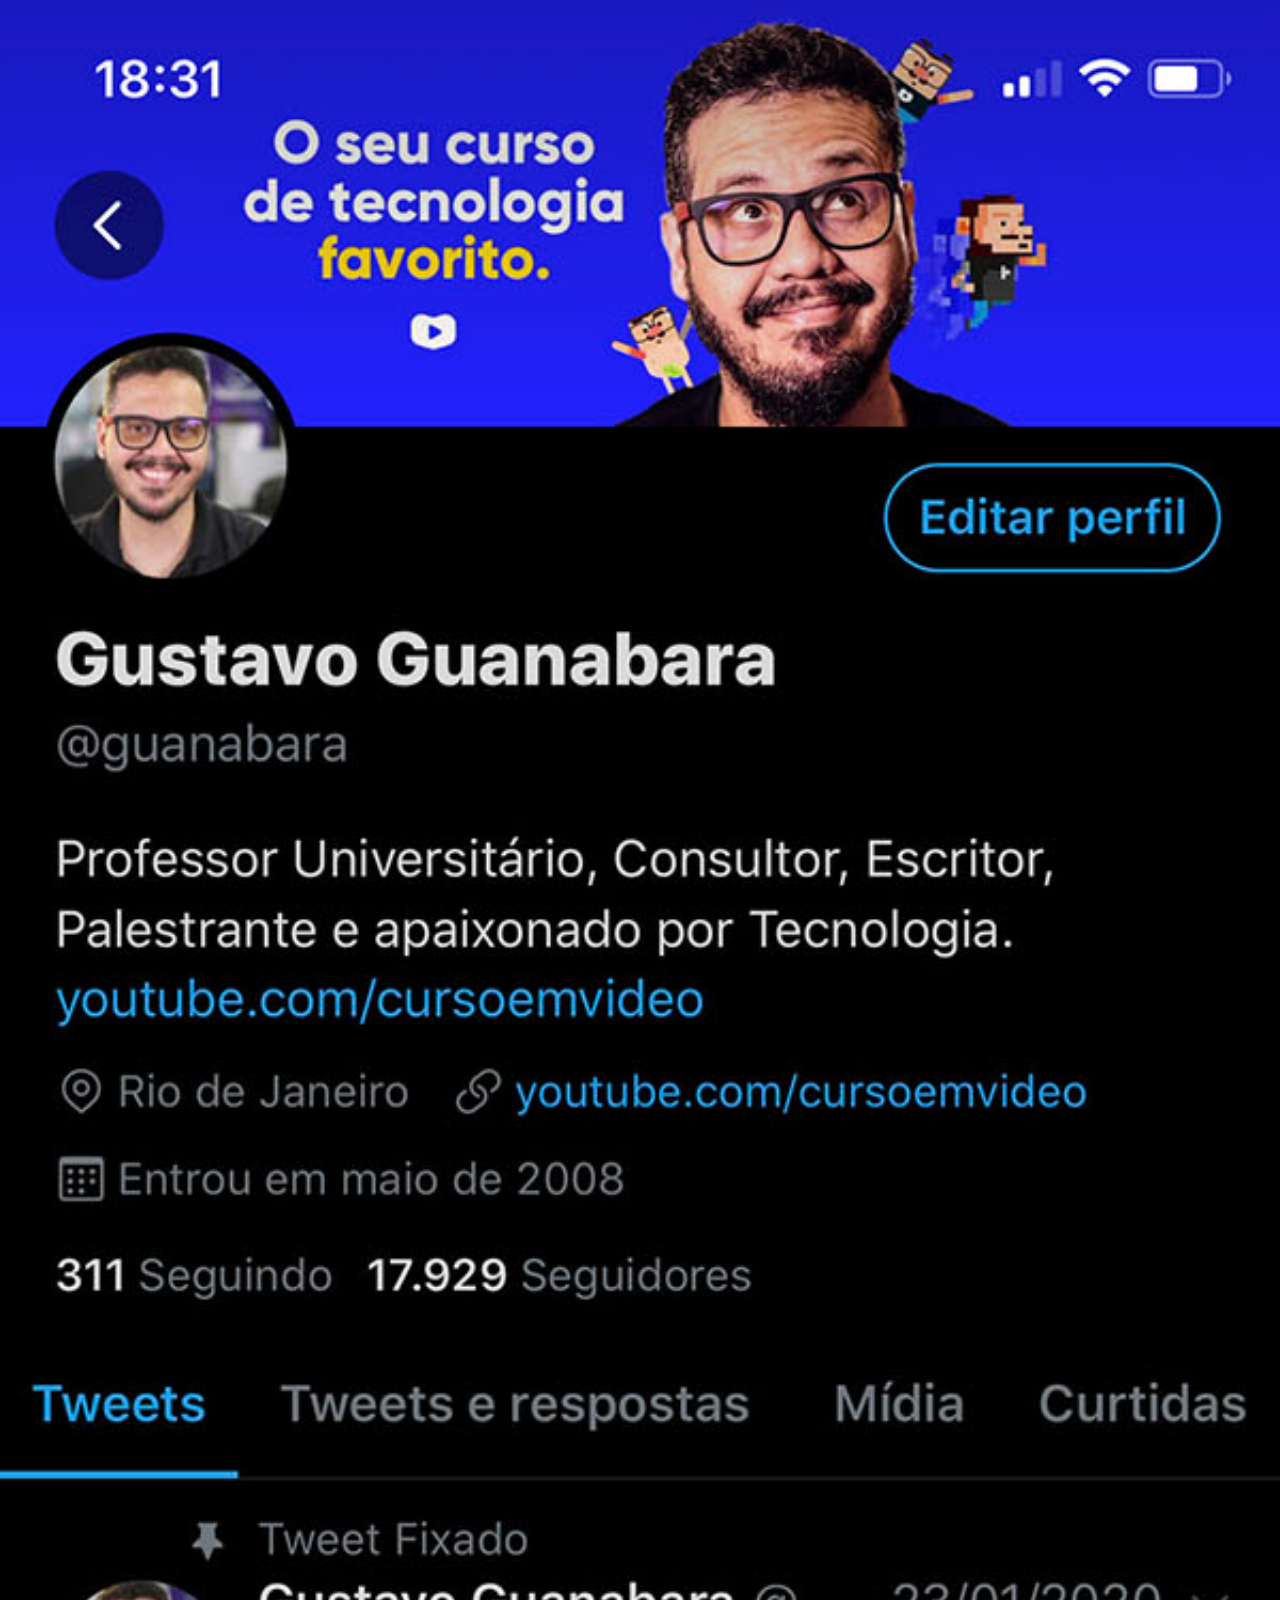
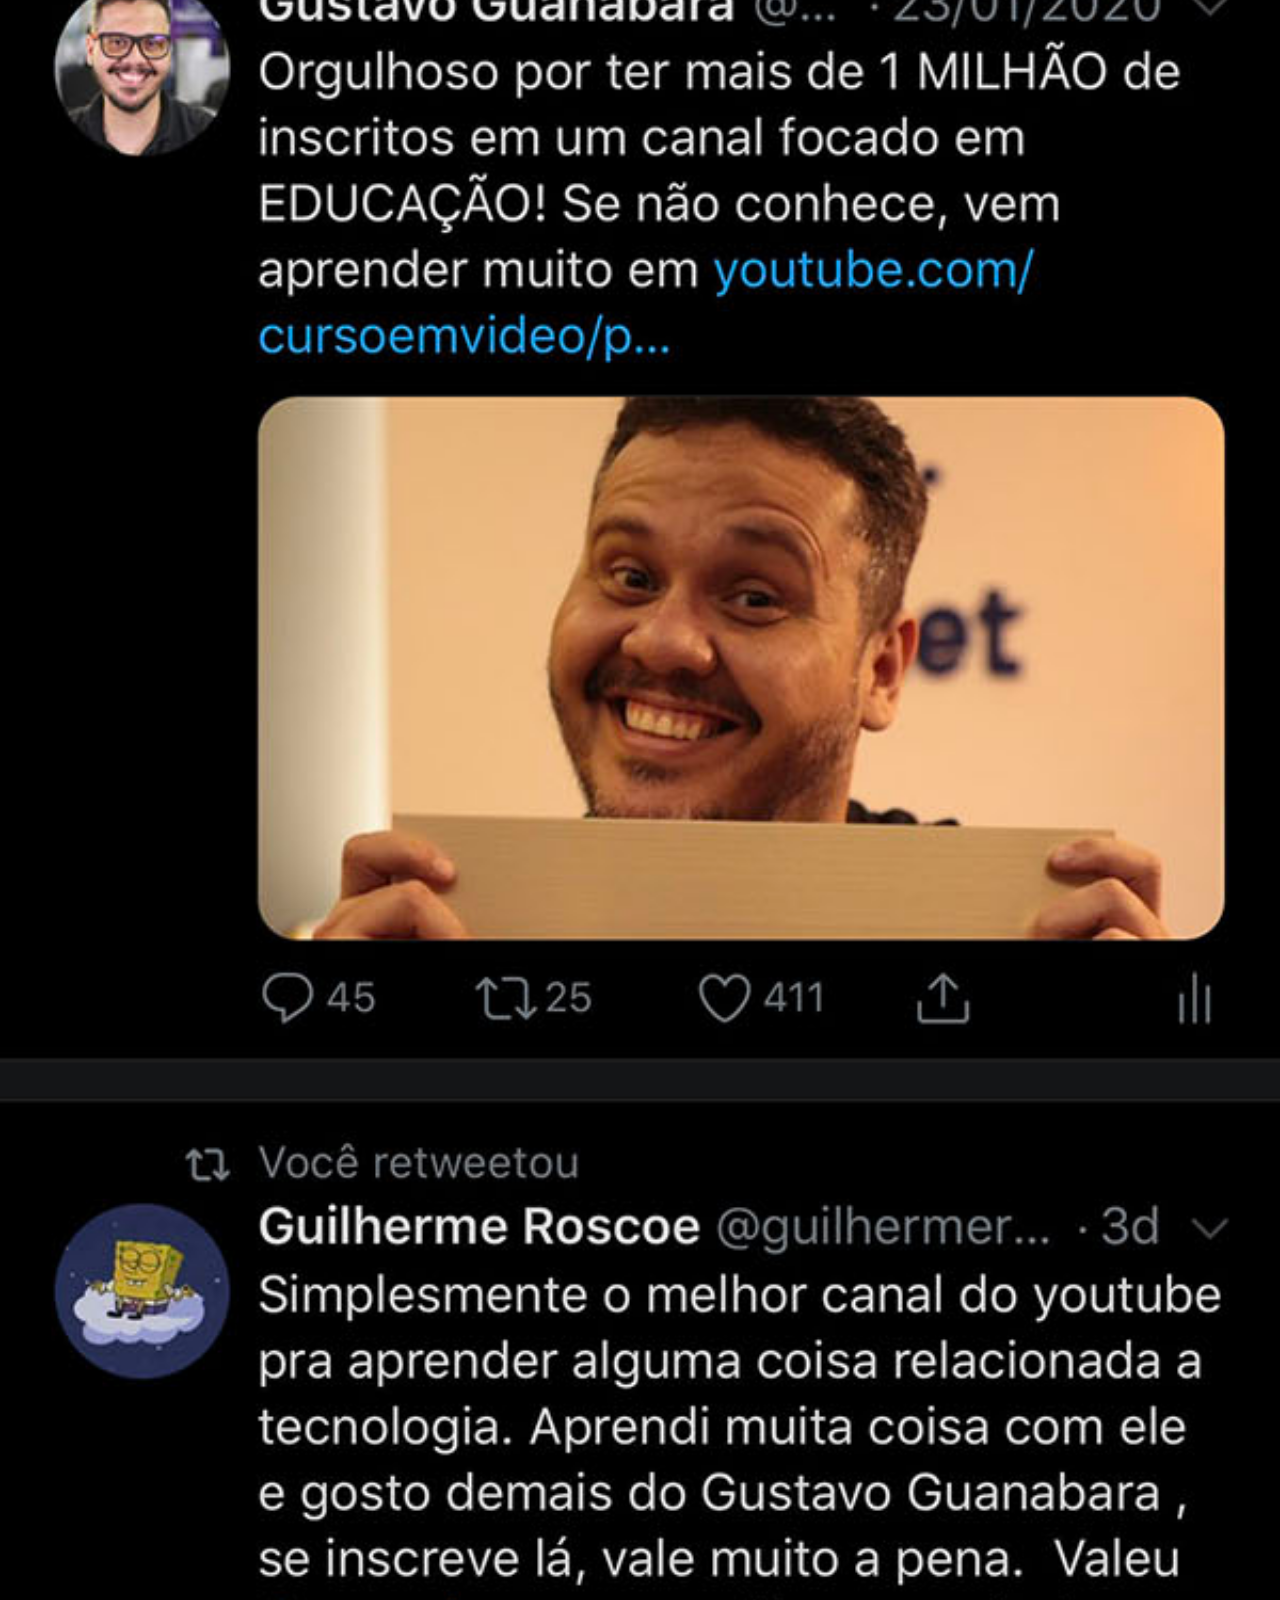
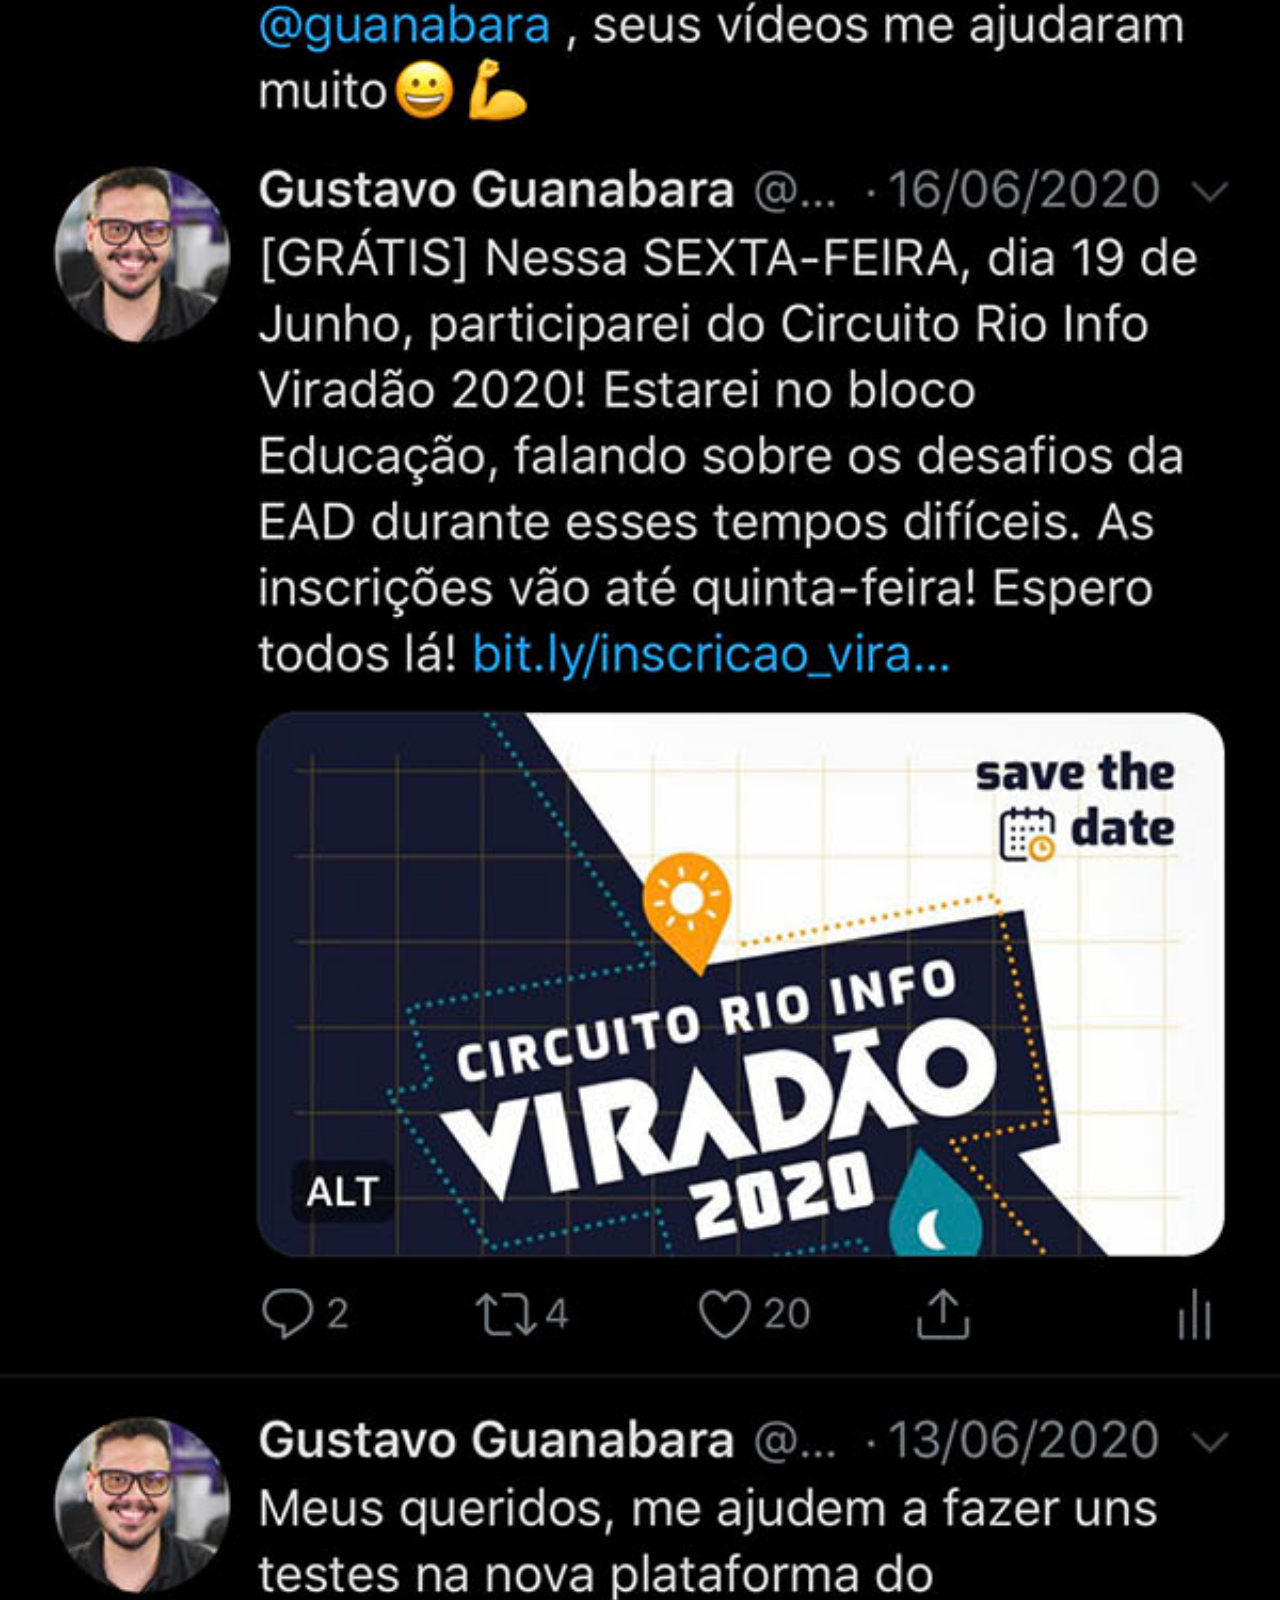
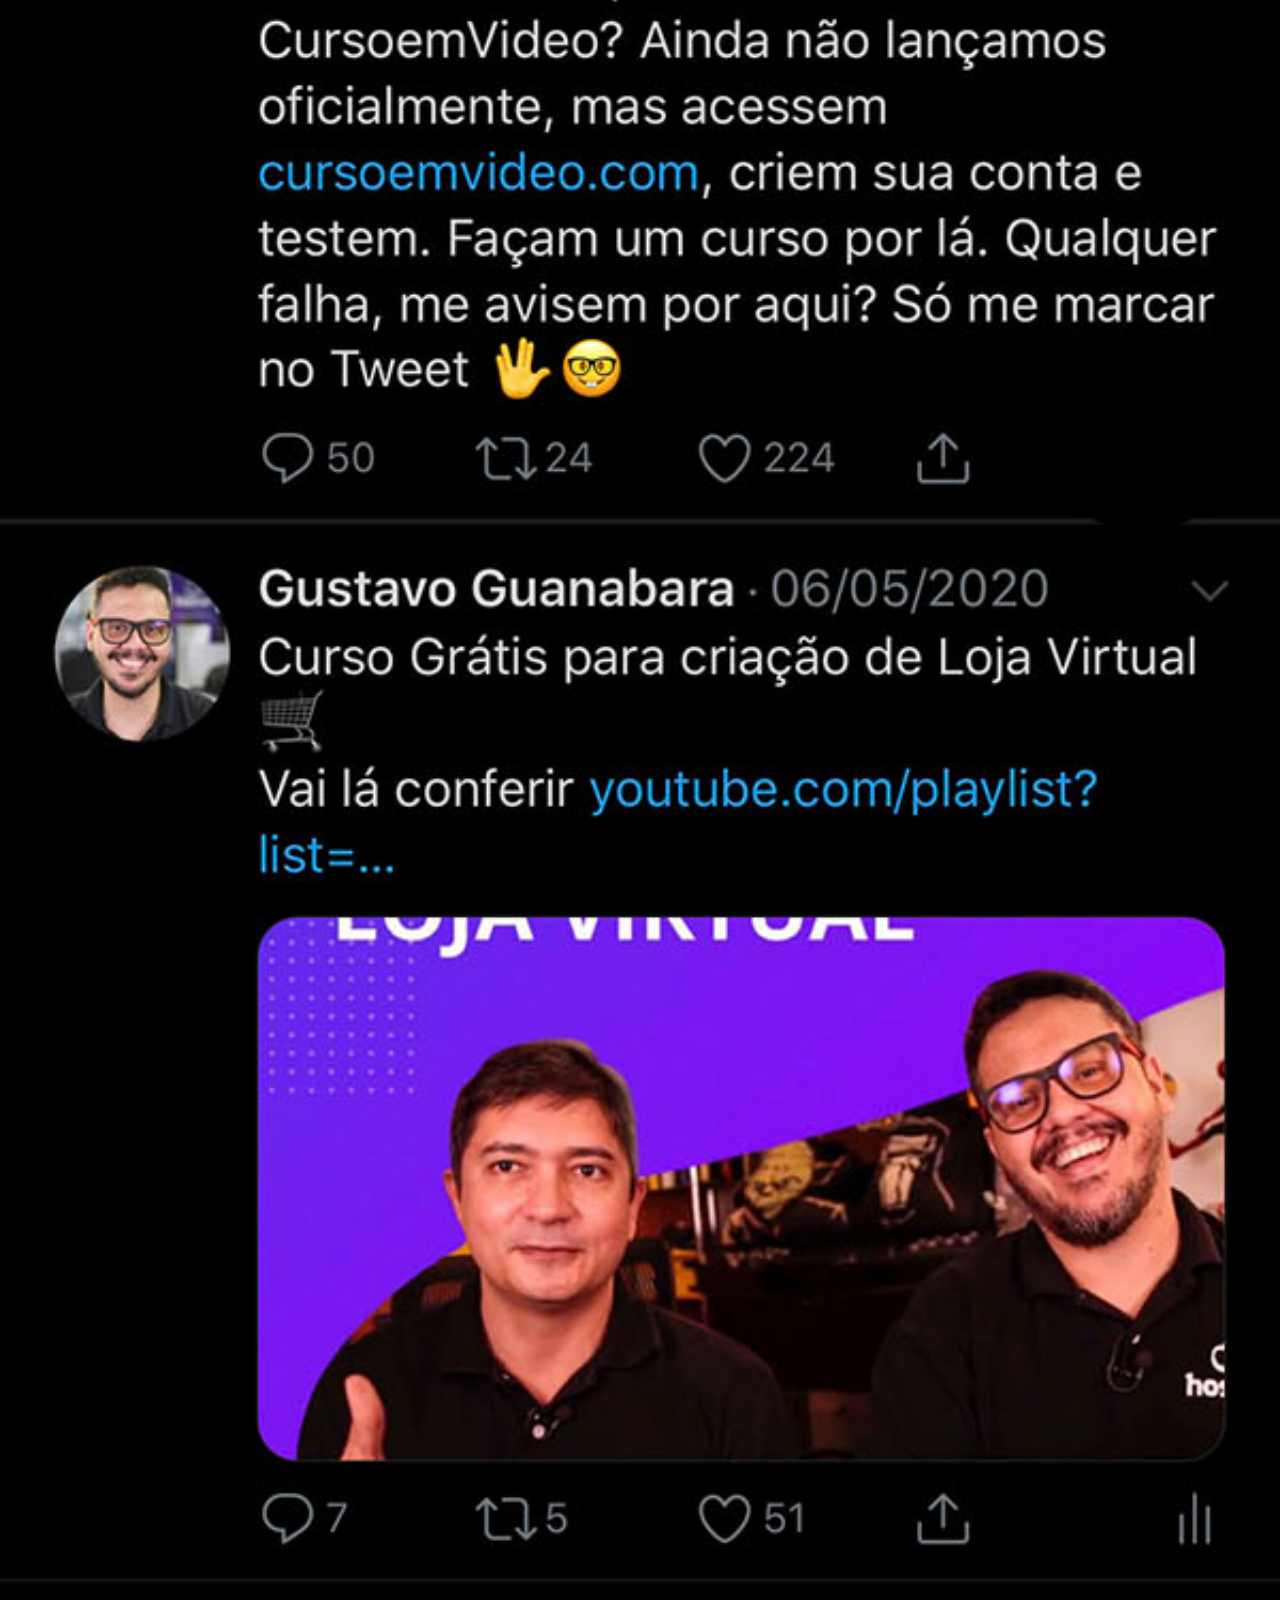
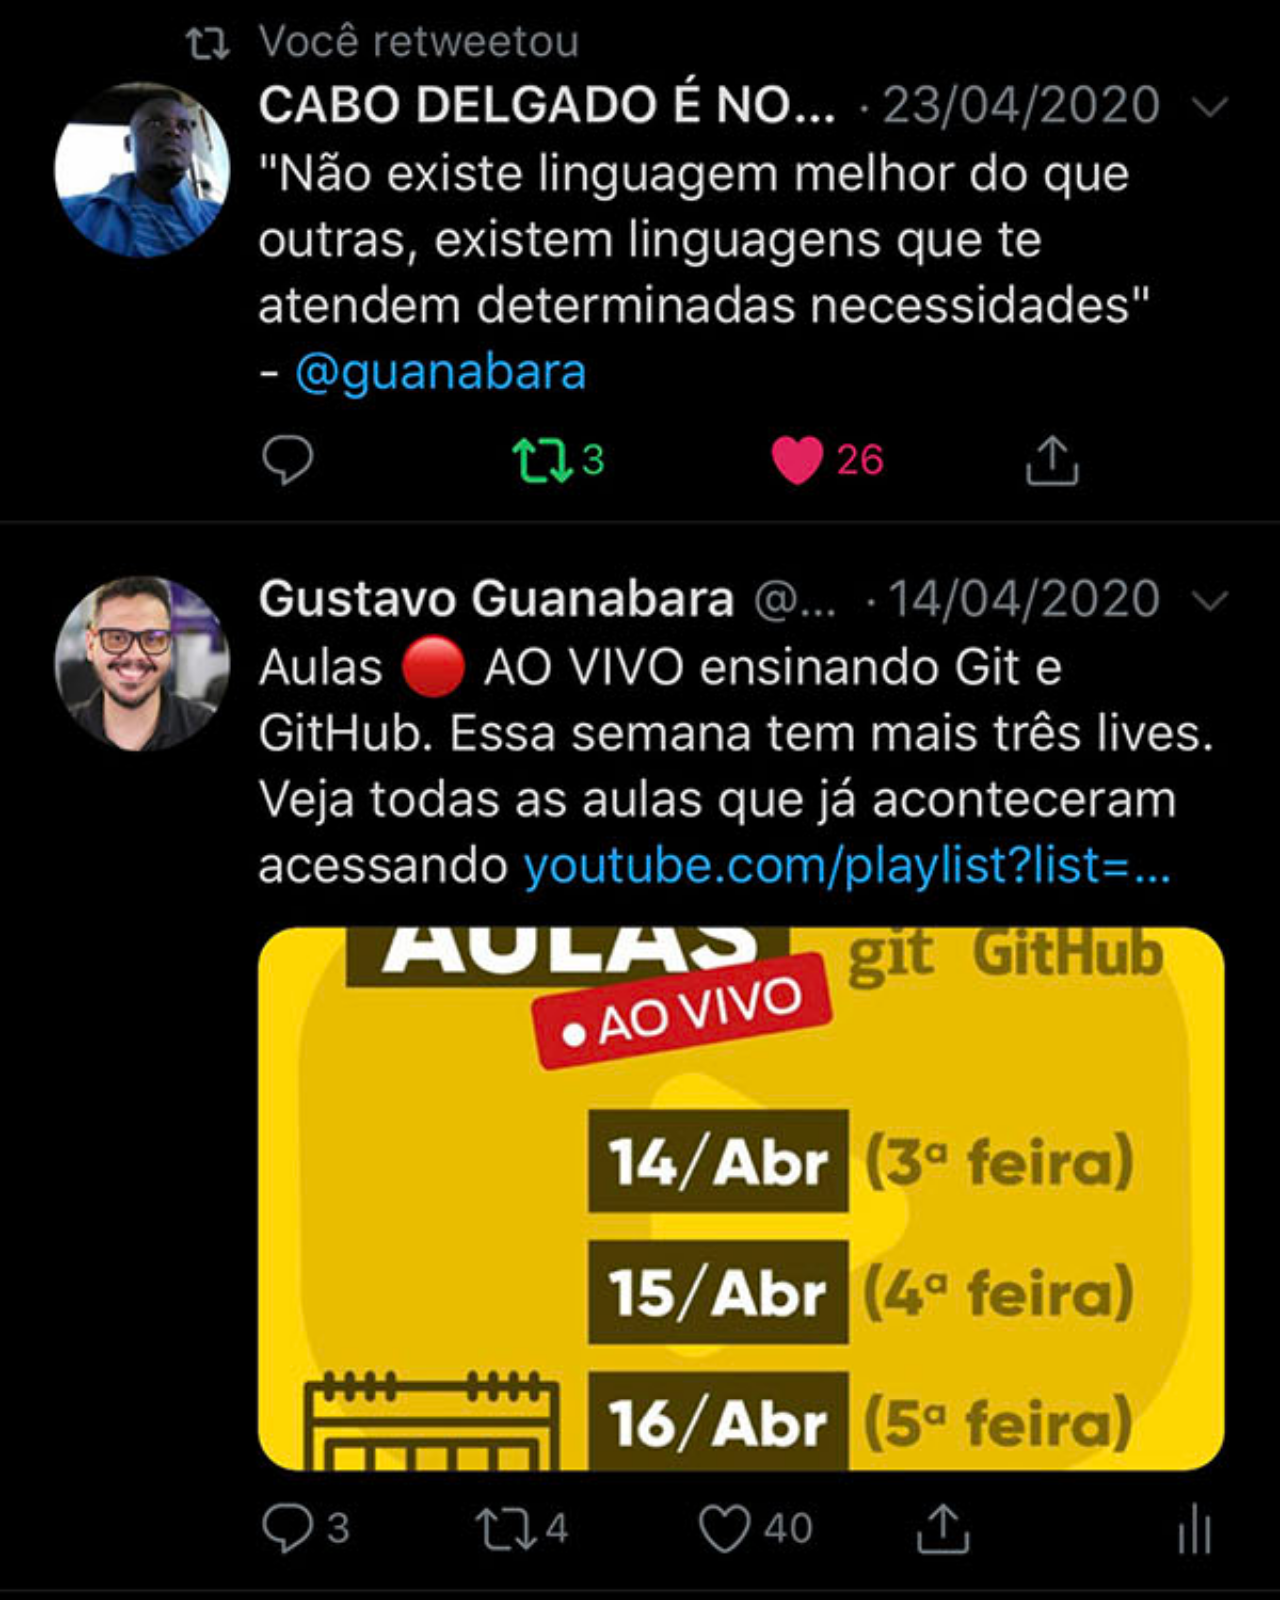
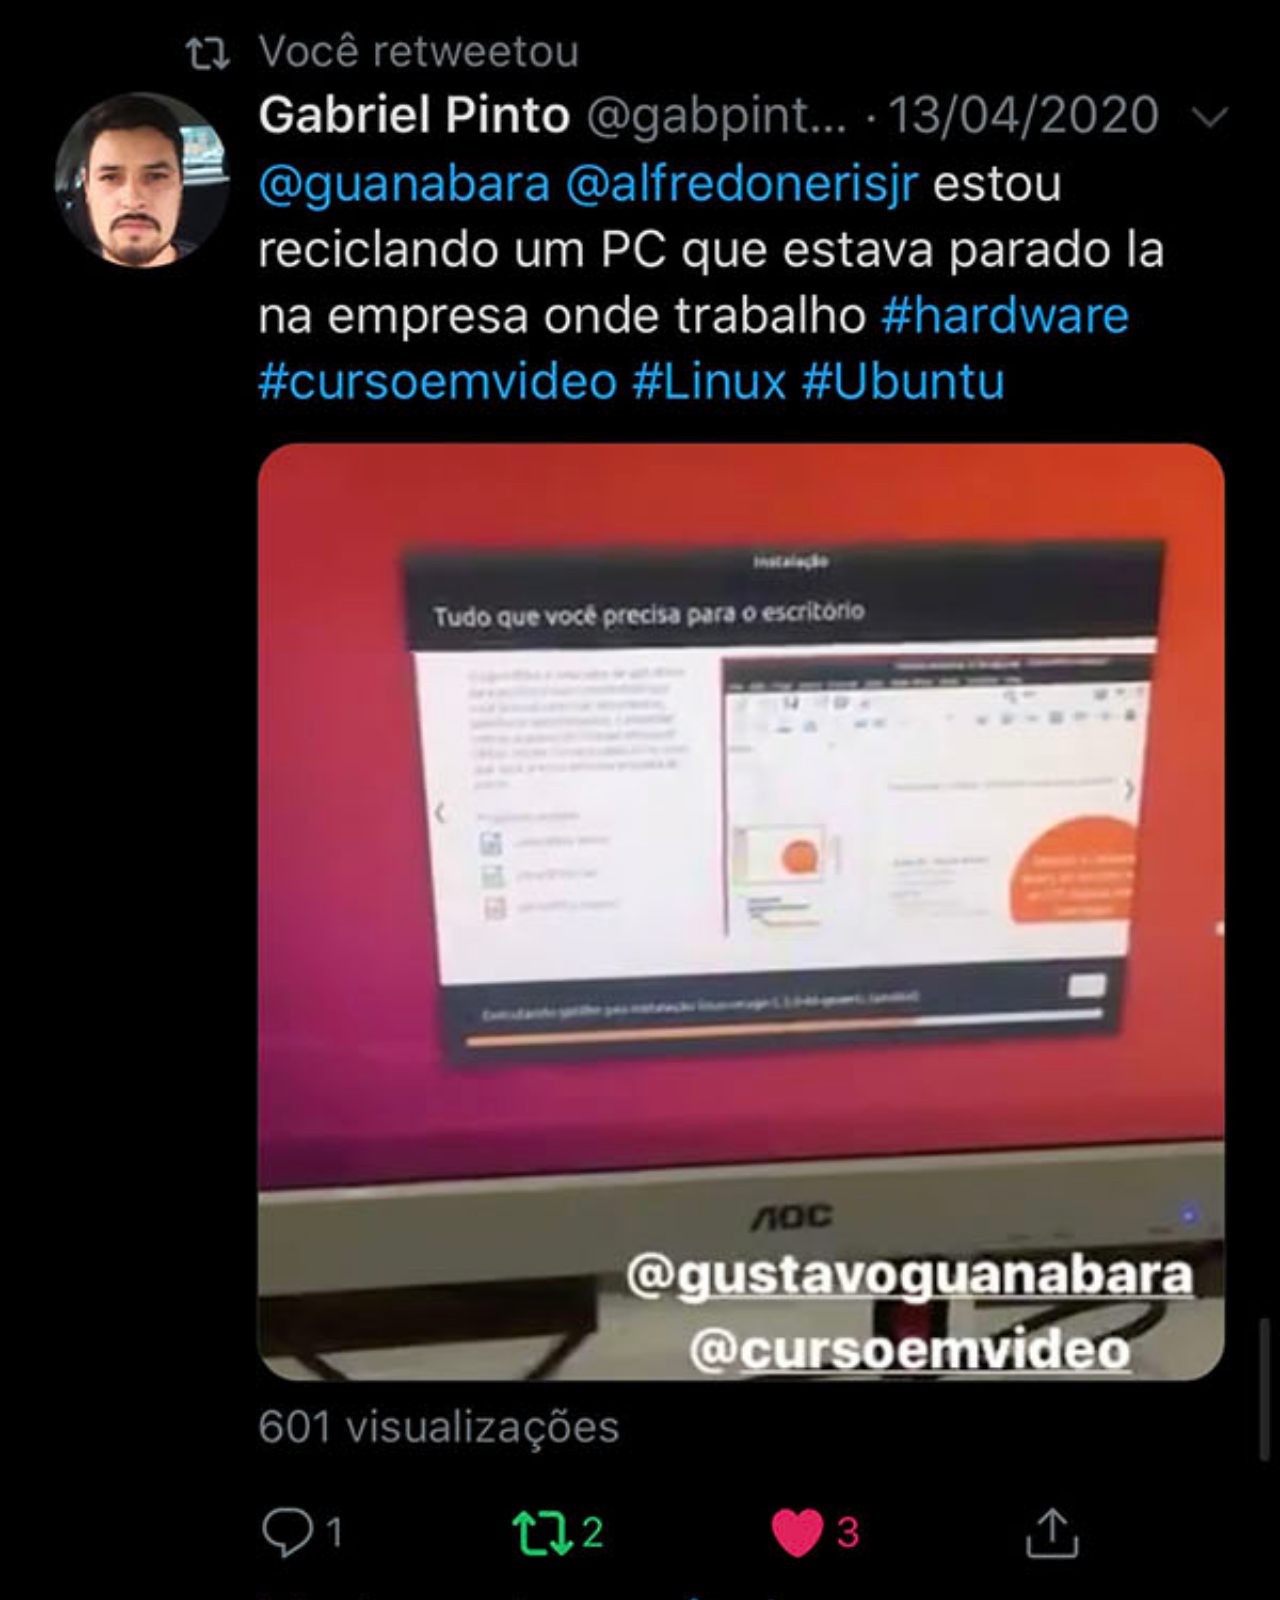
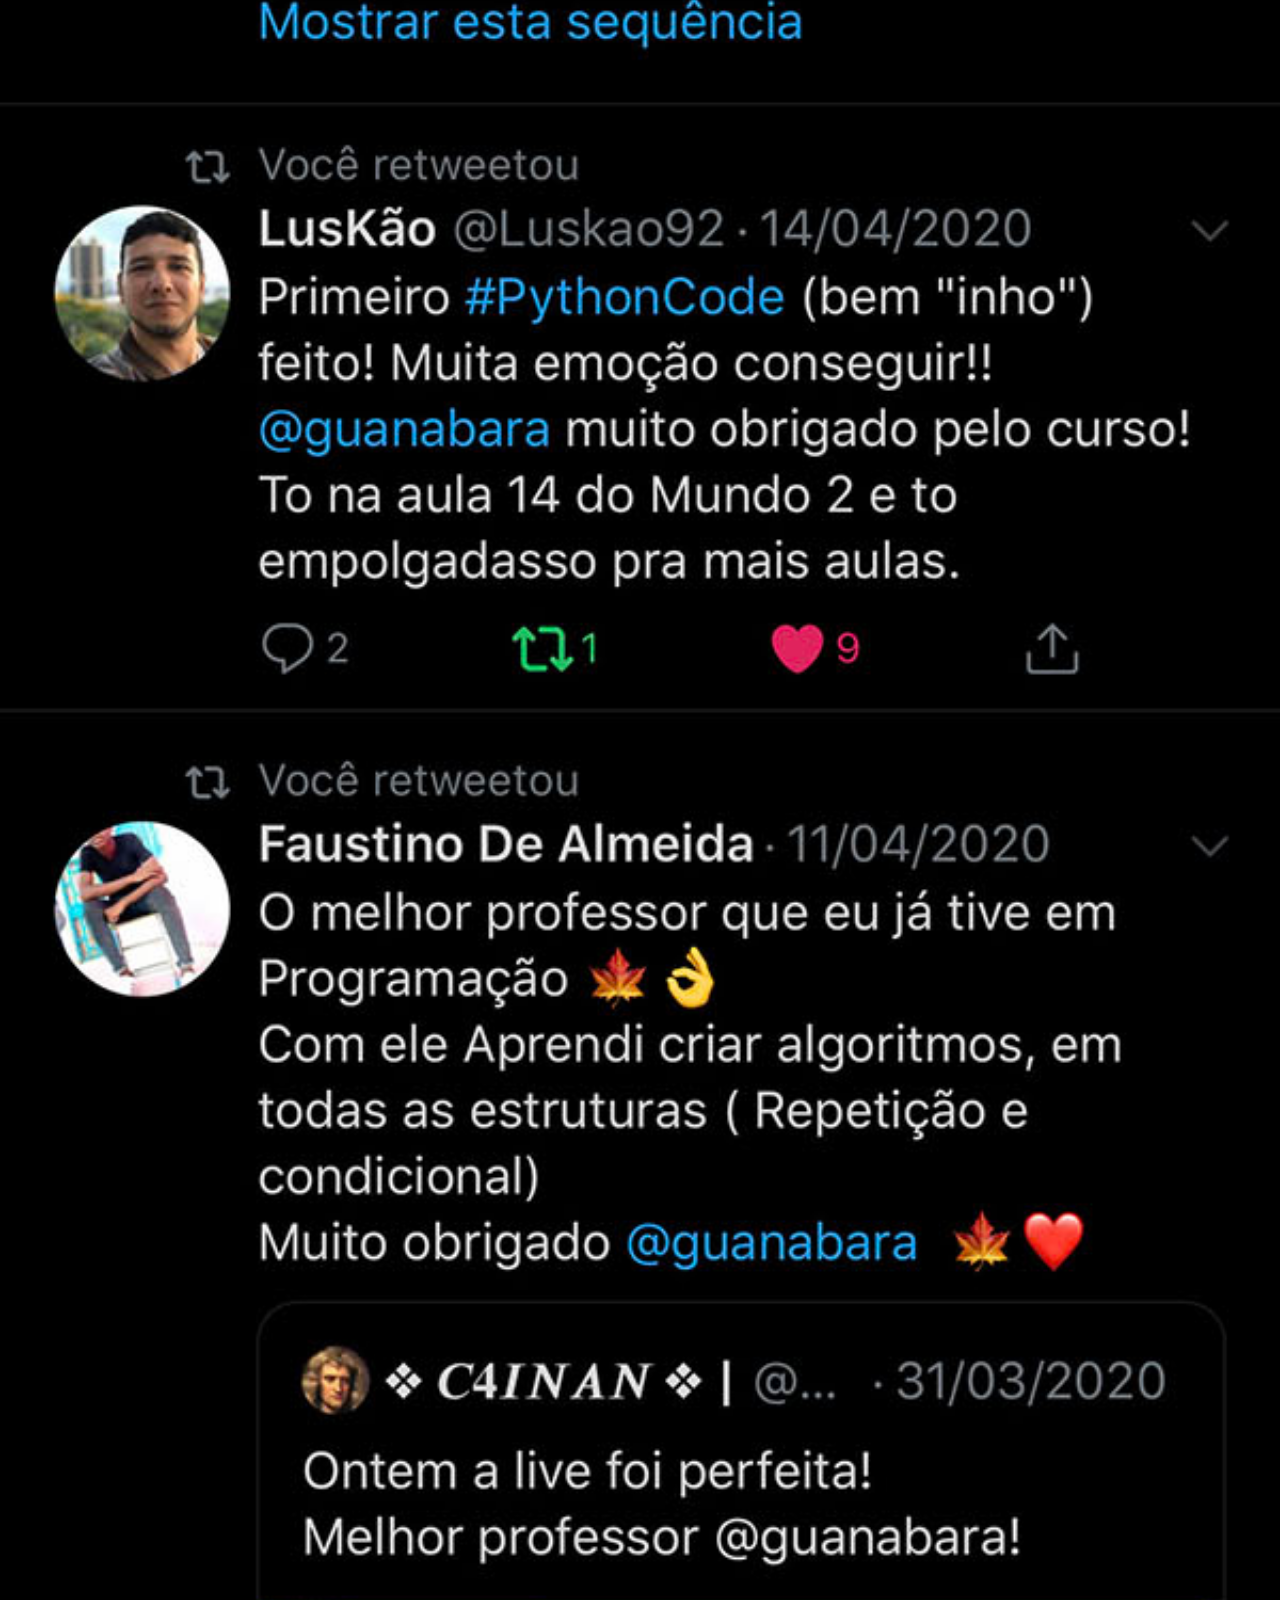
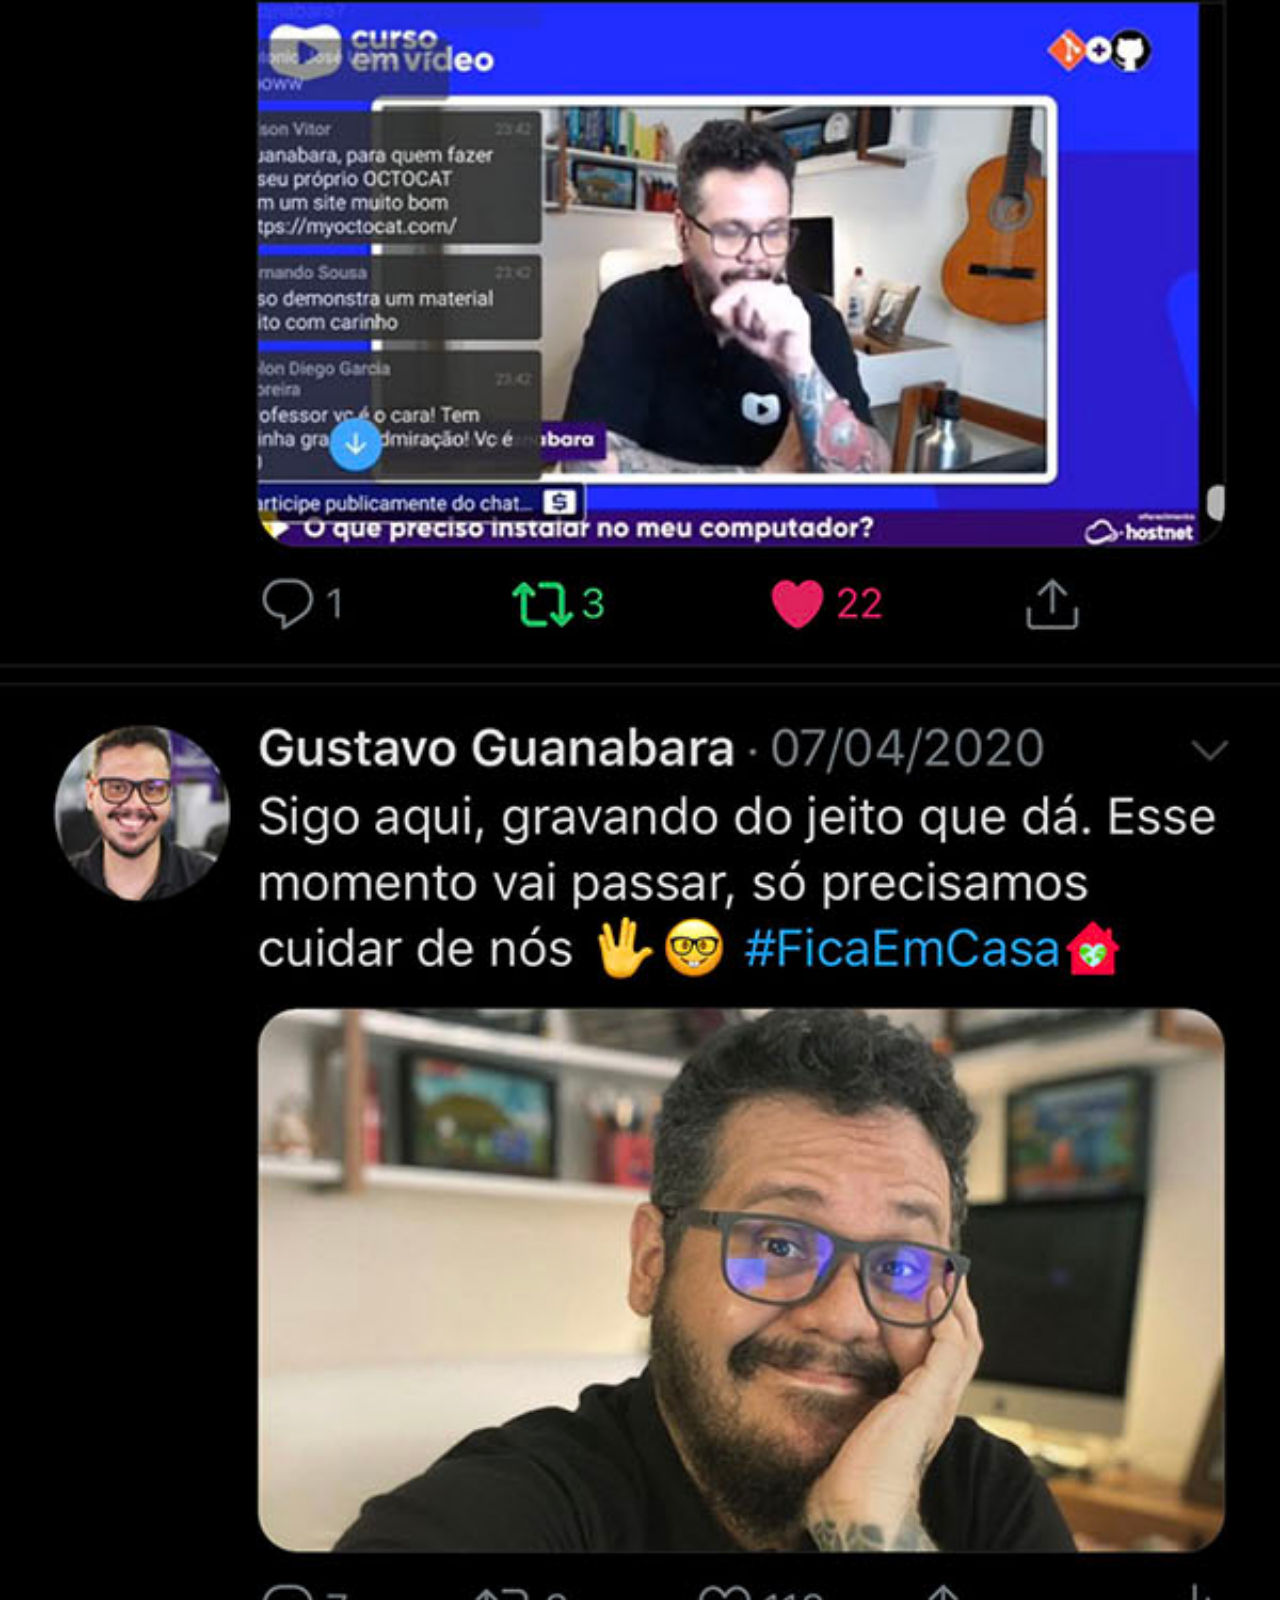
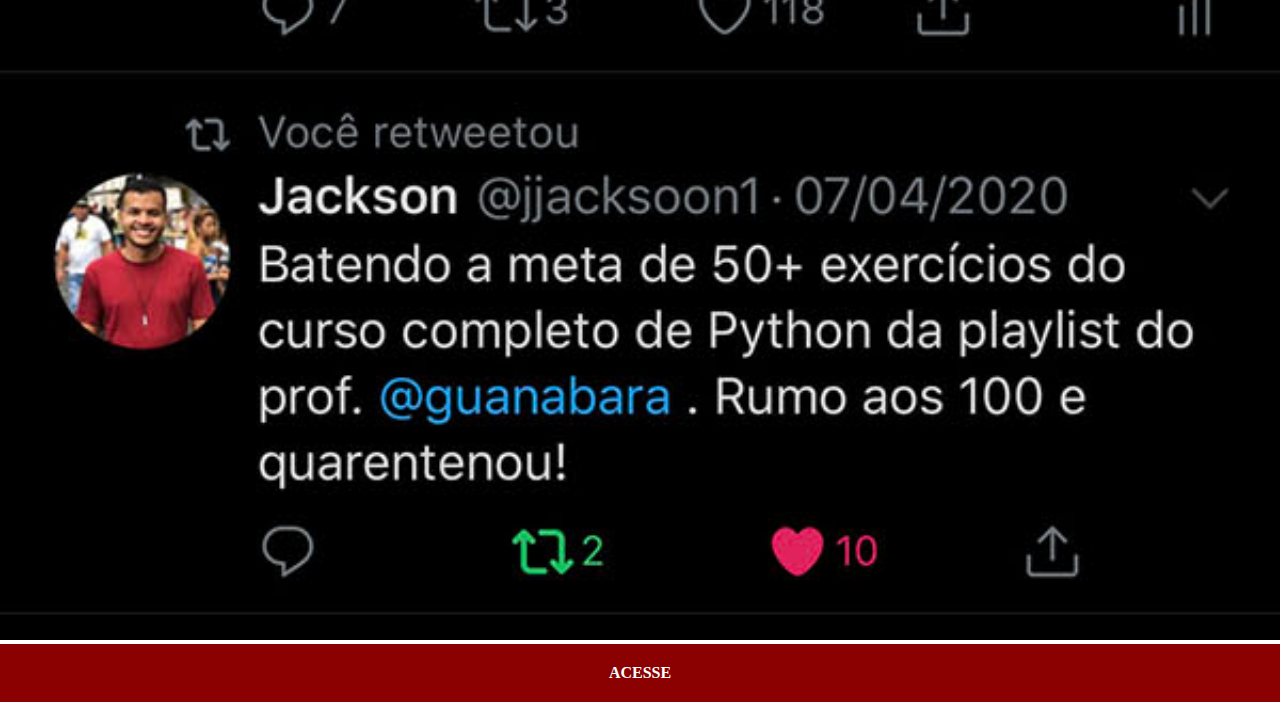
<file: twitter.html>
<!DOCTYPE html>
<html lang="pt-br">
<head>
    <meta charset="UTF-8">
    <meta name="viewport" content="width=device-width, initial-scale=1.0">
    <title>twitter</title>
    <link rel="stylesheet" href="estilo/social.css">
</head>
<body>
    <img src="imagens/tela-twitter.jpg" alt="twitter">
    <a href="link" target="_blank">ACESSE</a>
</body>
</html>
</file>
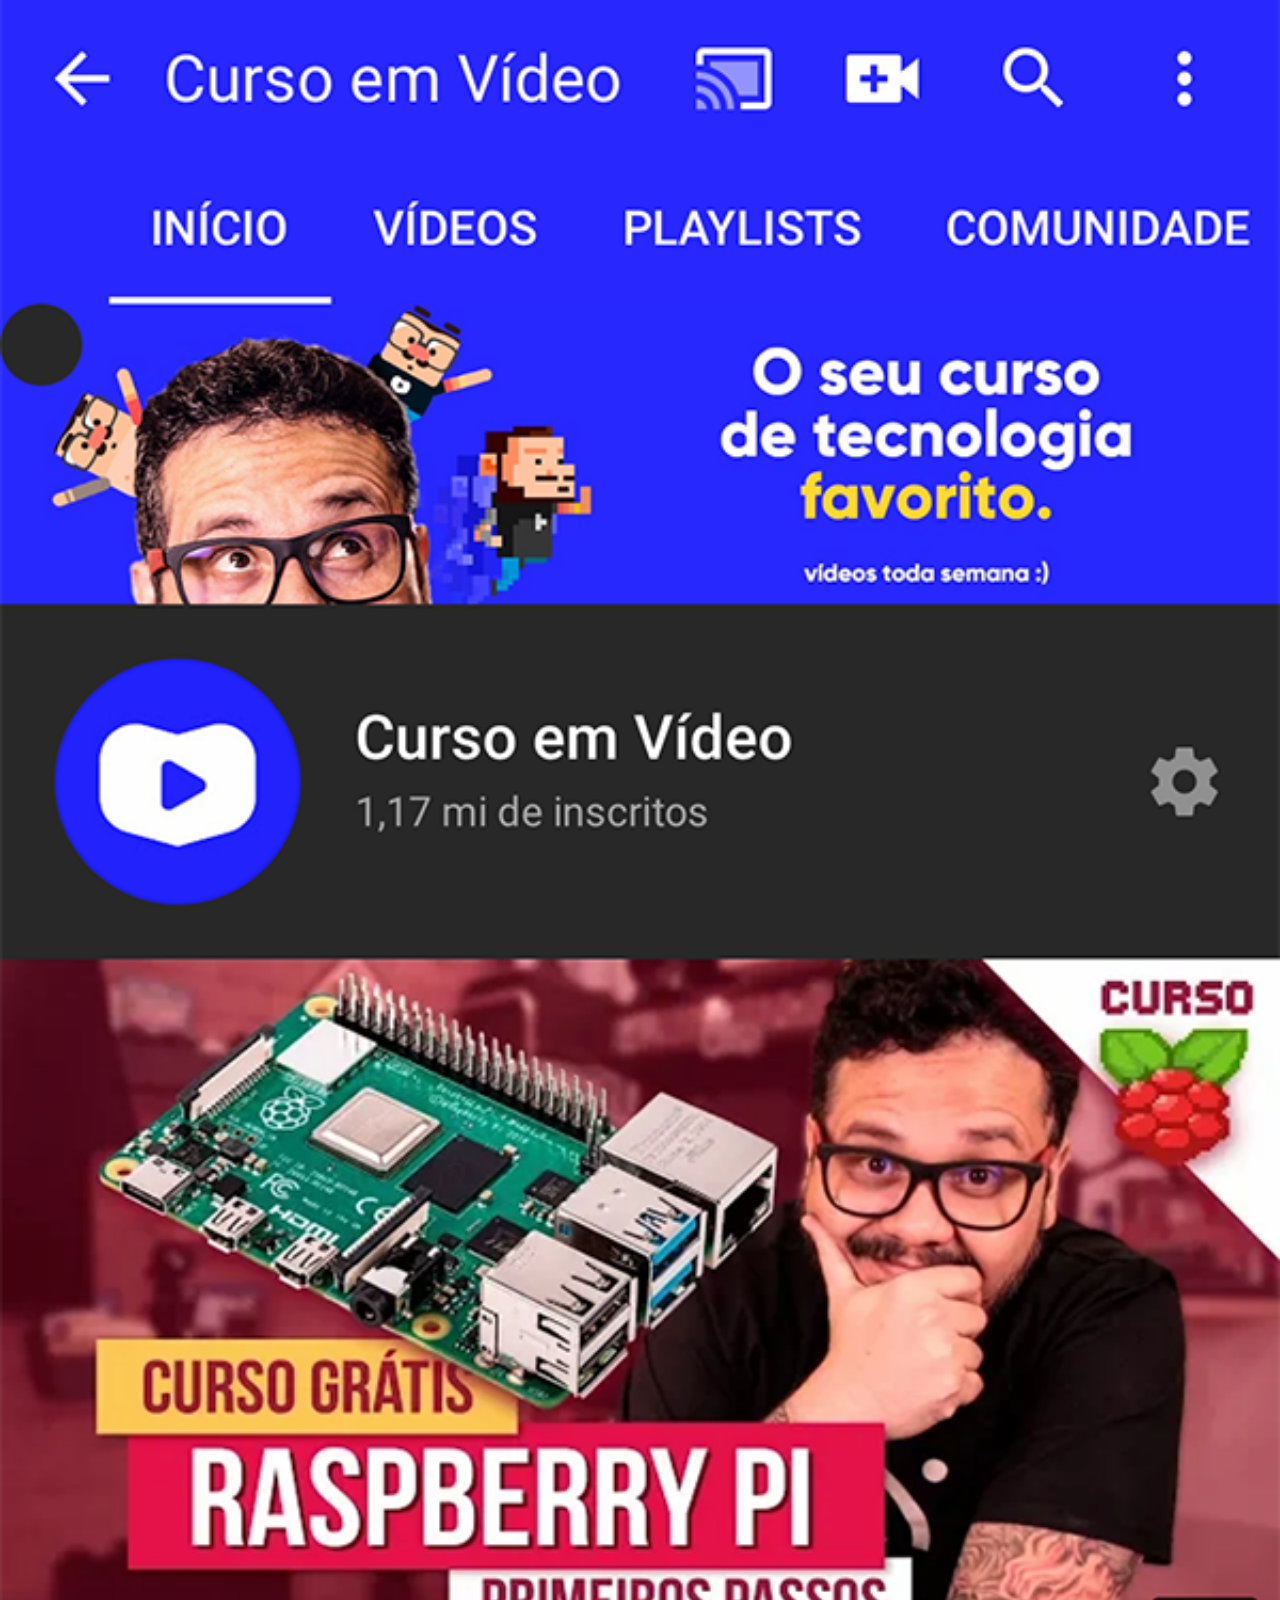
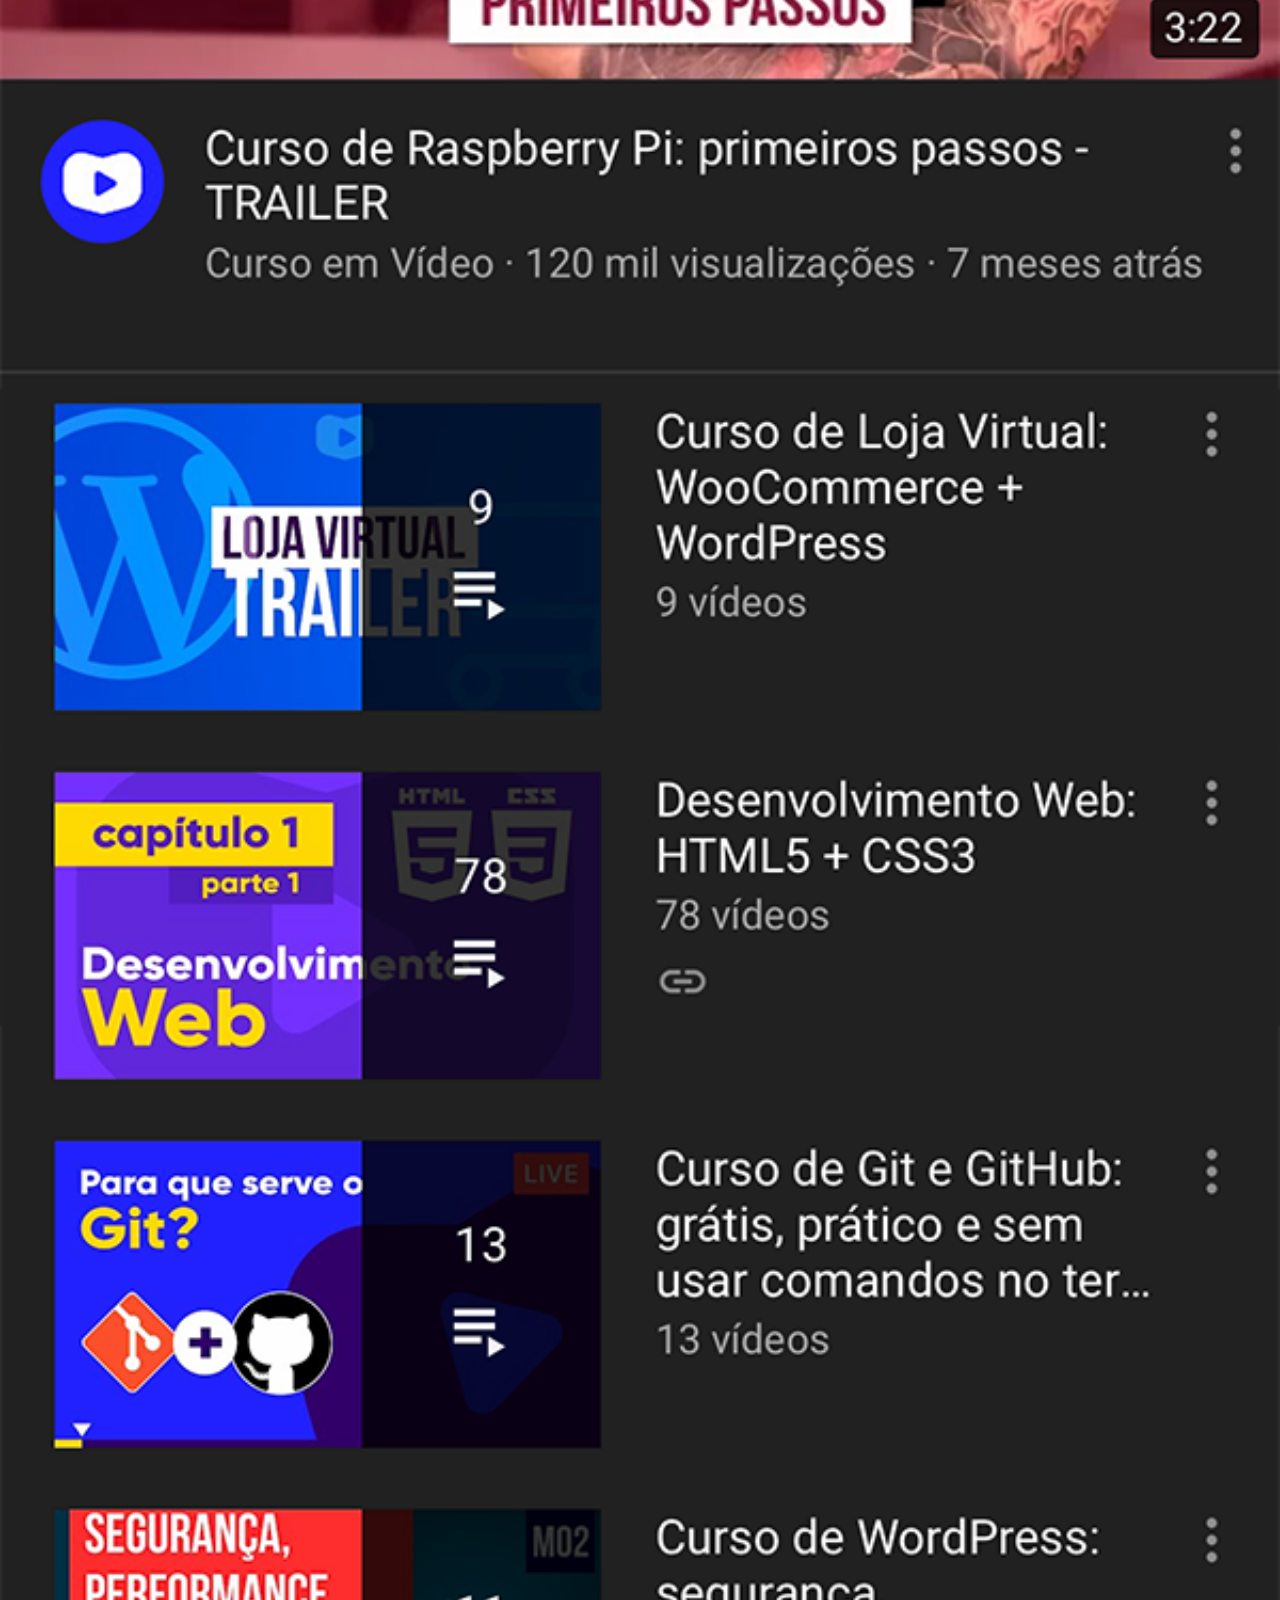
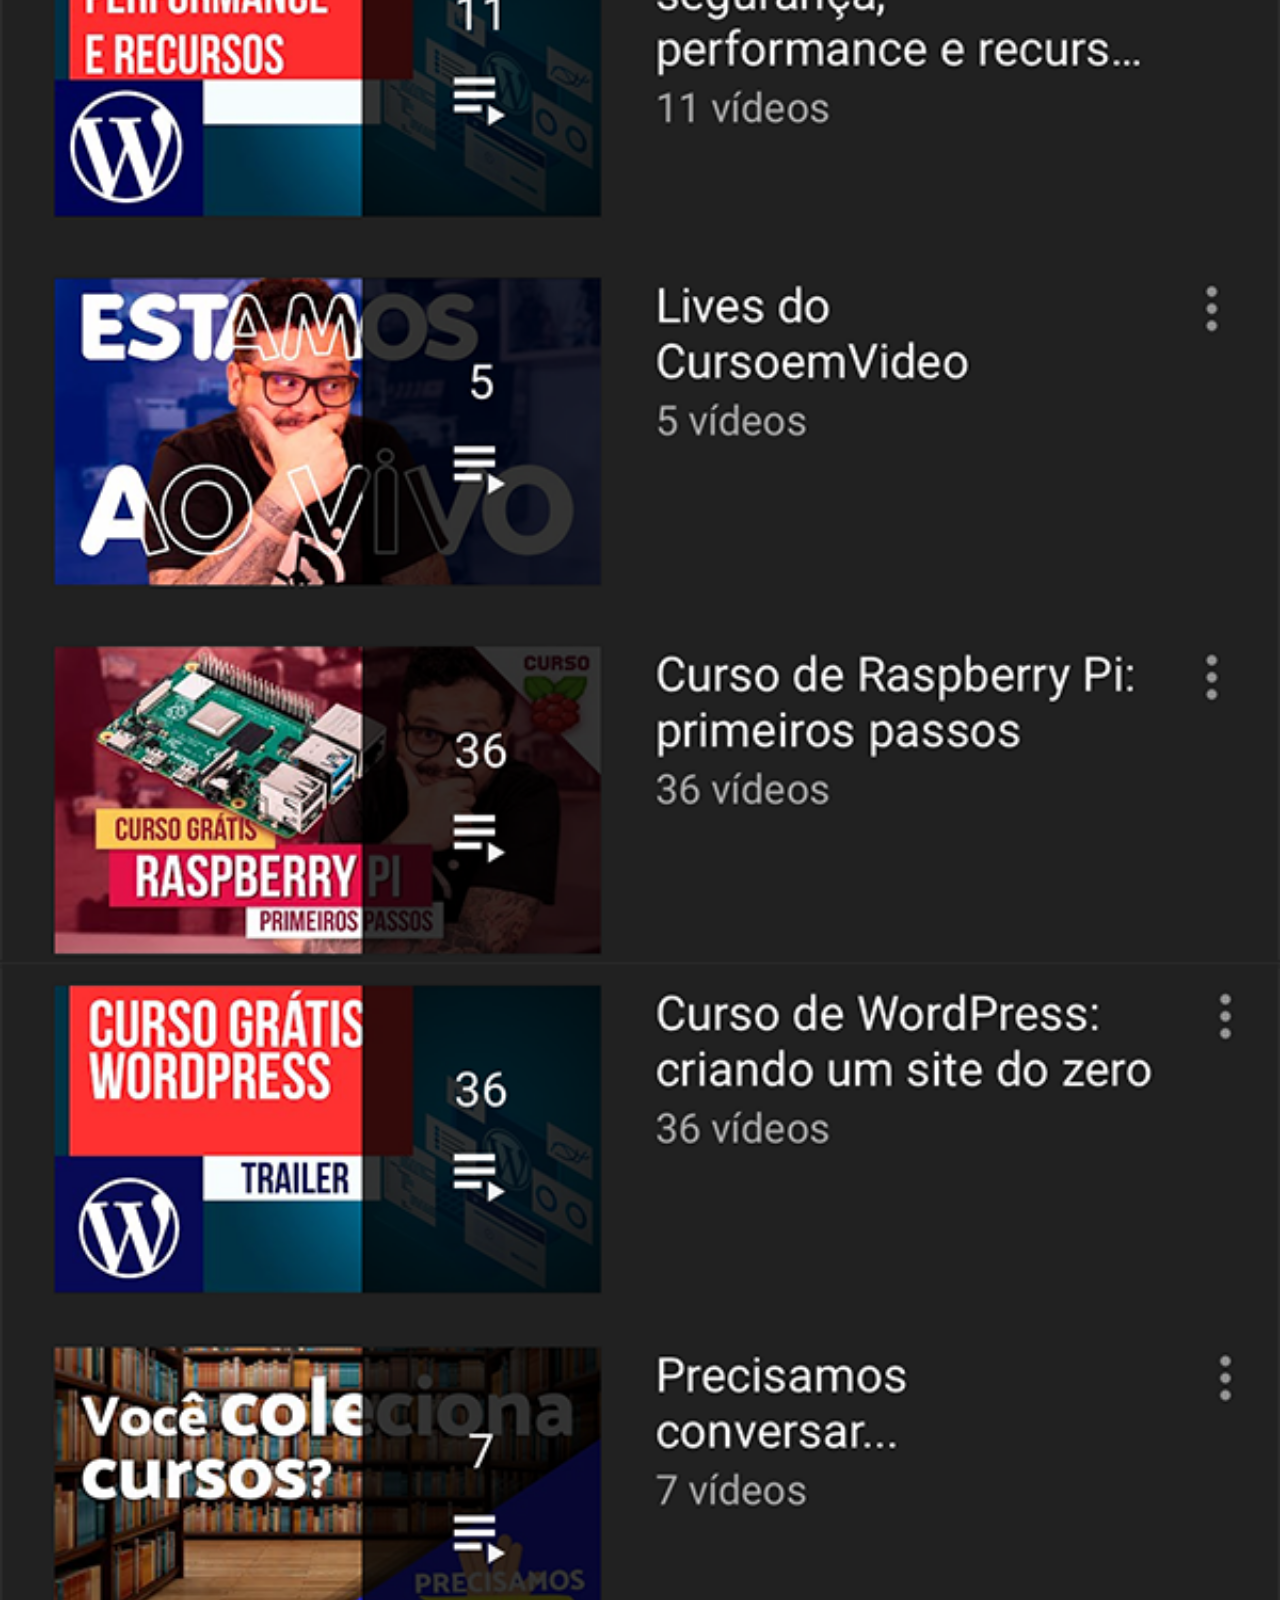
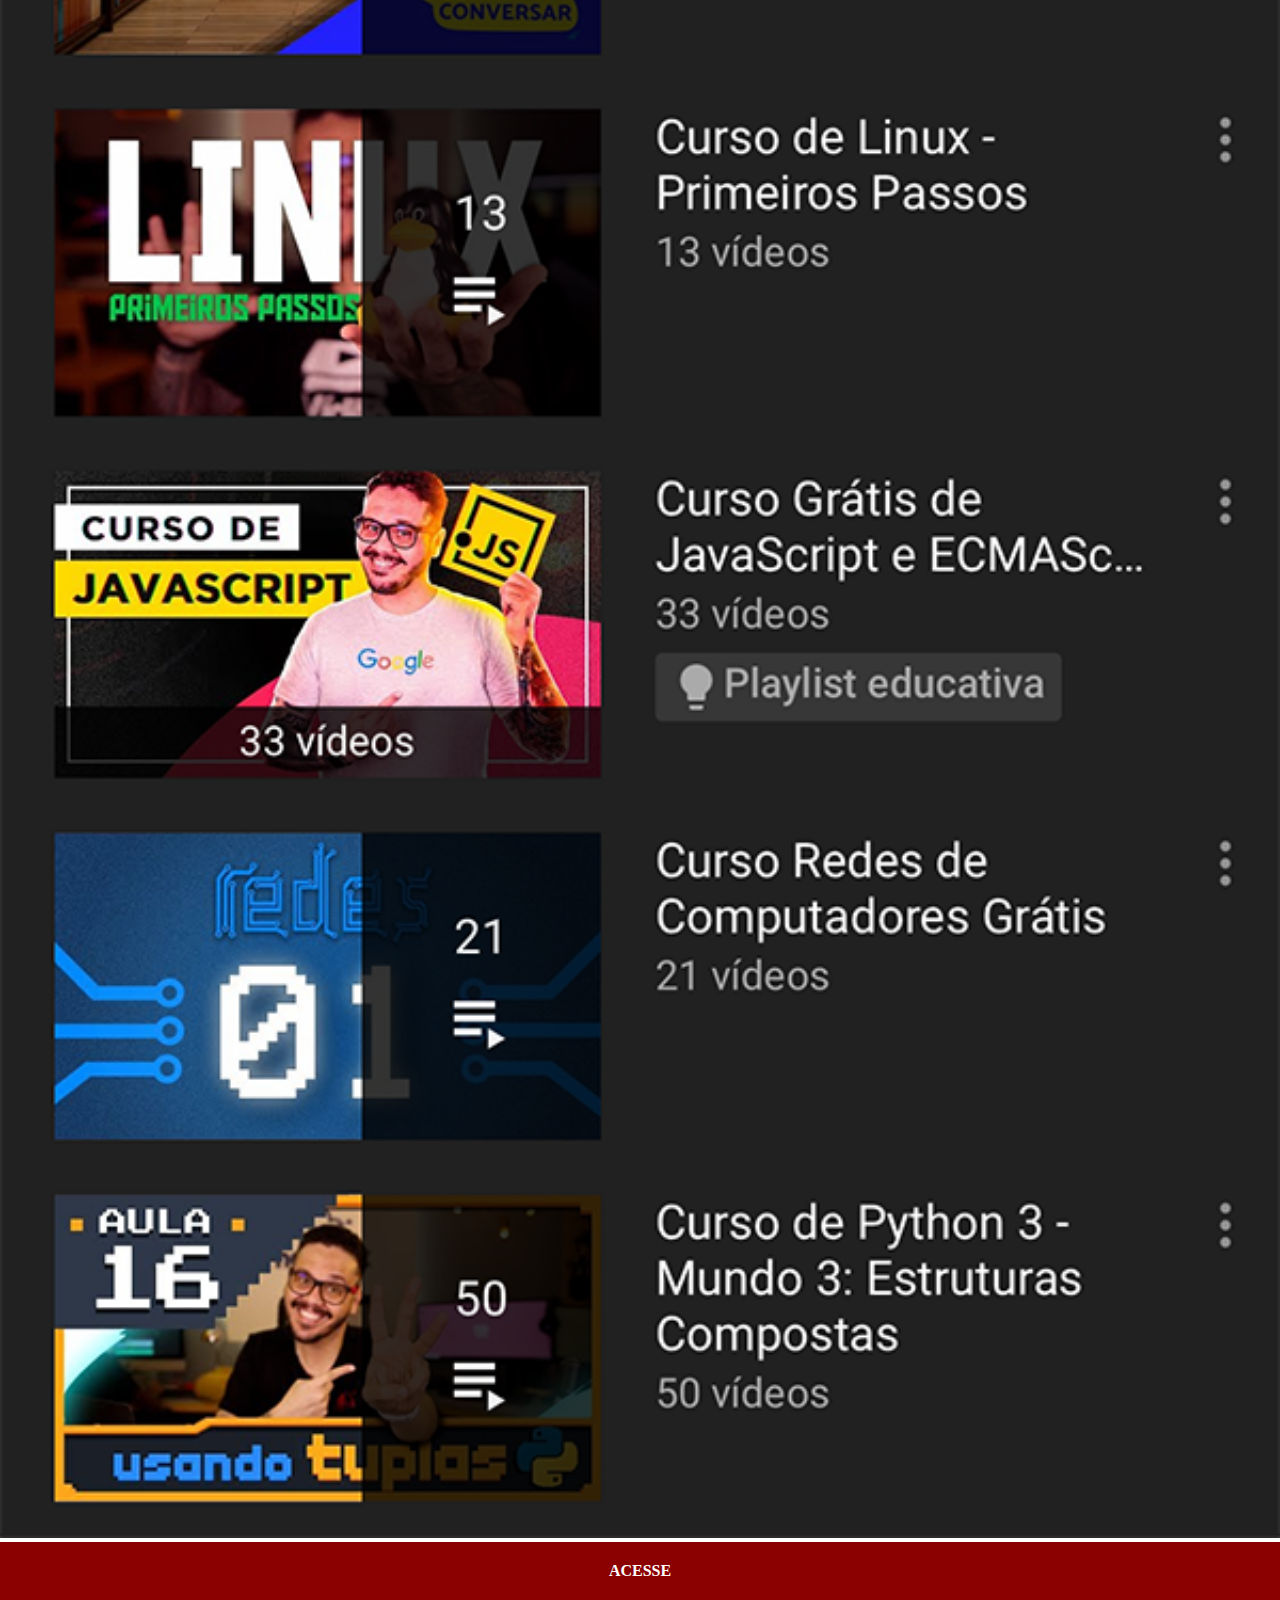
<file: youtube.html>
<!DOCTYPE html>
<html lang="pt-br">
<head>
    <meta charset="UTF-8">
    <meta name="viewport" content="width=device-width, initial-scale=1.0">
    <title>Youtube</title>
    <link rel="stylesheet" href="estilo/social.css">
    <style>

    </style>
</head>
<body>
    <img src="imagens/tela-youtube.png" alt="Youtube">
    <a href="link" target="_blank">ACESSE</a>
</body>
</html>
</file>
<file: estilo/style.css>
@charset "UTF-8";

* {
    margin: 0px;
    padding: 0px;
    font-family: Arial, Helvetica, sans-serif;
}

html, body {
    height: 100vh;
    width: 100vw;
    background-color: black;
}

body {
    background: url(../imagens/fundo-madeira.jpg) no-repeat top center;
    background-size: cover;
    background-attachment: fixed;
}

main {
    height: 100vh;
    position: relative;
}

section#telefone {
    height: 627px;
    width: 311px;
    position: absolute;
    top: 50%;
    left: 50%;
    transform: translate(-50%, -50%);
    background: url(../imagens/frame-iphone.png) no-repeat;
}

iframe#tela {
    position: relative;
    top: 80px;
    left: 22px;
    width: 269px;
    height: 471px;
}

section#redes-sociais {
    text-align: right;
}

section#redes-sociais img {
    width: 50px;
    margin: 10px;
    border-radius: 50%;
    box-shadow: 2px 2px 5px rgba(0, 0, 0, 0.405);
    box-sizing: border-box;
}

section#redes-sociais img:hover {
    border: 2px solid rgba(255, 255, 255, 0.603);
    transform: translate(-3px, -3px);
    box-shadow: 5px 5px 10px rgba(0, 0, 0, 0.608);
    transition: transform .3s, border 1s;
}
</file>
<file: estilo/social.css>
@charset "UTF-8";

* {
    margin: 0px;
    padding: 0px;
 }
 
::-webkit-scrollbar {
    width: 0px;
    height: 0px;
}

img {
    width: 100vw;
}

 a {
    display: block;
    background-color: darkred;
    padding: 20px;
    color: white;
    text-align: center;
    text-decoration: none;
    font-weight: bolder
 }

 a:hover {
    background-color:red
 }
</file>
